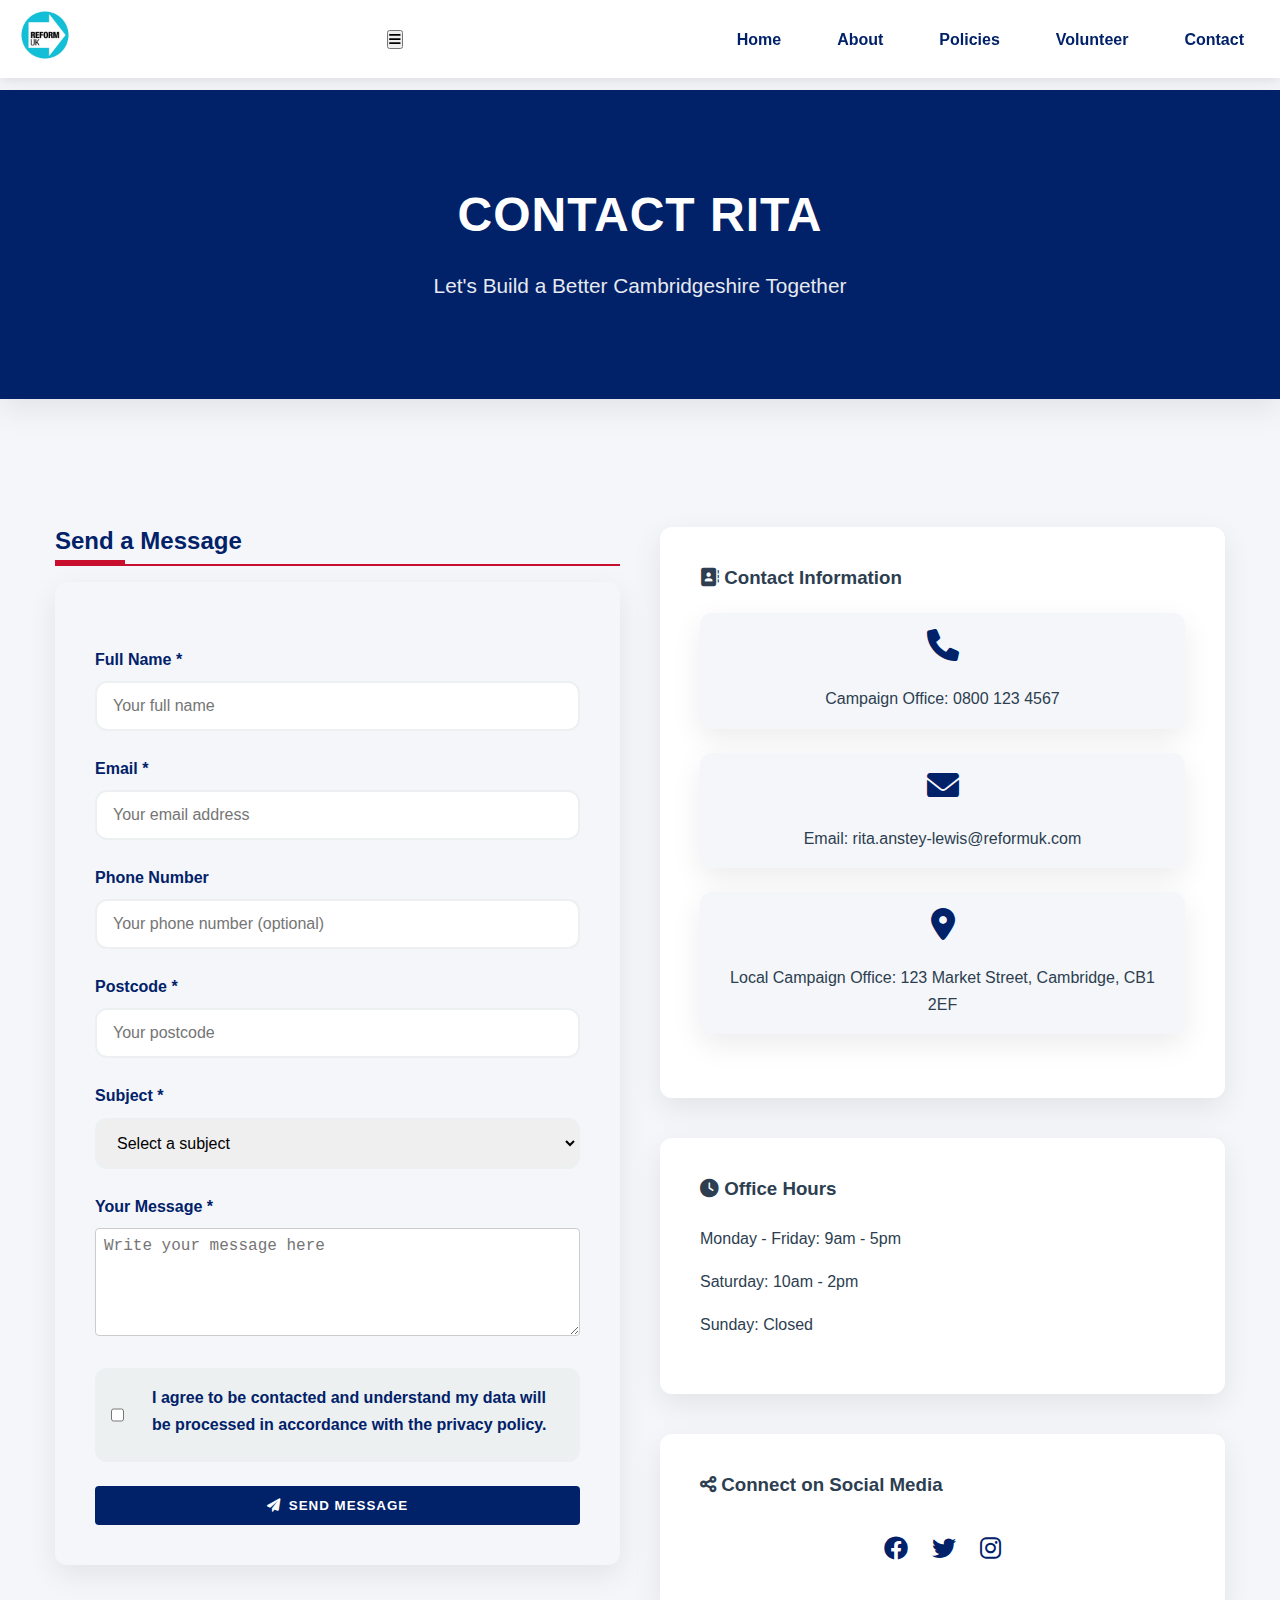
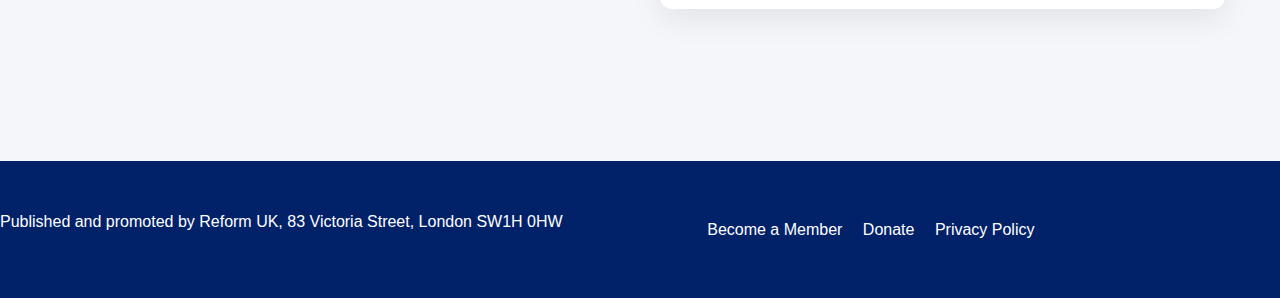
<file: contact.html>
<!DOCTYPE html>
<html lang="en">
<head>
    <meta charset="UTF-8">
    <meta name="viewport" content="width=device-width, initial-scale=1.0">
    <meta name="description" content="Contact Rita Anstey-Lewis - Get in touch with your Reform UK candidate for Cambridgeshire">
    <title>Contact | Rita Anstey-Lewis for Cambridgeshire</title>
    <link rel="stylesheet" href="css/styles.css">
    <link rel="stylesheet" href="https://cdnjs.cloudflare.com/ajax/libs/font-awesome/6.0.0/css/all.min.css">
</head>
<body>
<header>
    <div id="navbar-placeholder"></div>
</header>

<main>
    <section class="page-header">
        <div class="container">
            <h1>Contact Rita</h1>
            <p>Let's Build a Better Cambridgeshire Together</p>
        </div>
    </section>

    <section class="contact-section">
        <div class="container">
            <div class="contact-grid">
                <div class="contact-form-container">
                    <h2>Send a Message</h2>
                    <form id="contact-form" class="contact-form">
                        <div class="form-group">
                            <label for="fullName">Full Name *</label>
                            <input
                                    type="text"
                                    id="fullName"
                                    name="fullName"
                                    required
                                    placeholder="Your full name"
                            >
                        </div>

                        <div class="form-group">
                            <label for="email">Email *</label>
                            <input
                                    type="email"
                                    id="email"
                                    name="email"
                                    required
                                    placeholder="Your email address"
                            >
                        </div>

                        <div class="form-group">
                            <label for="phone">Phone Number</label>
                            <input
                                    type="tel"
                                    id="phone"
                                    name="phone"
                                    placeholder="Your phone number (optional)"
                            >
                        </div>

                        <div class="form-group">
                            <label for="postcode">Postcode *</label>
                            <input
                                    type="text"
                                    id="postcode"
                                    name="postcode"
                                    required
                                    placeholder="Your postcode"
                            >
                        </div>

                        <div class="form-group">
                            <label for="subject">Subject *</label>
                            <select id="subject" name="subject" required>
                                <option value="">Select a subject</option>
                                <option value="campaign">Campaign Inquiry</option>
                                <option value="volunteer">Volunteering</option>
                                <option value="support">Support Local Issues</option>
                                <option value="other">Other</option>
                            </select>
                        </div>

                        <div class="form-group">
                            <label for="message">Your Message *</label>
                            <textarea
                                    id="message"
                                    name="message"
                                    required
                                    placeholder="Write your message here"
                                    rows="5"
                            ></textarea>
                        </div>

                        <div class="form-group consent-checkbox">
                            <input
                                    type="checkbox"
                                    id="consent"
                                    name="consent"
                                    required
                            >
                            <label for="consent">
                                I agree to be contacted and understand my data will be processed in accordance with the privacy policy.
                            </label>
                        </div>

                        <button type="submit" class="submit-btn">
                            <i class="fas fa-paper-plane"></i> Send Message
                        </button>
                    </form>
                </div>

                <div class="contact-info-sidebar">
                    <div class="contact-methods">
                        <h3><i class="fas fa-address-book"></i> Contact Information</h3>
                        <div class="contact-method">
                            <i class="fas fa-phone"></i>
                            <span>Campaign Office: 0800 123 4567</span>
                        </div>
                        <div class="contact-method">
                            <i class="fas fa-envelope"></i>
                            <span>Email: rita.anstey-lewis@reformuk.com</span>
                        </div>
                        <div class="contact-method">
                            <i class="fas fa-map-marker-alt"></i>
                            <span>Local Campaign Office:
                                123 Market Street,
                                Cambridge,
                                CB1 2EF</span>
                        </div>
                    </div>

                    <div class="office-hours">
                        <h3><i class="fas fa-clock"></i> Office Hours</h3>
                        <p>Monday - Friday: 9am - 5pm</p>
                        <p>Saturday: 10am - 2pm</p>
                        <p>Sunday: Closed</p>
                    </div>

                    <div class="social-connect">
                        <h3><i class="fas fa-share-alt"></i> Connect on Social Media</h3>
                        <div class="social-links">
                            <a href="#" target="_blank"><i class="fab fa-facebook"></i></a>
                            <a href="#" target="_blank"><i class="fab fa-twitter"></i></a>
                            <a href="#" target="_blank"><i class="fab fa-instagram"></i></a>
                        </div>
                    </div>
                </div>
            </div>
        </div>
    </section>
</main>

<footer>
    <div class="footer-content">
        <p>Published and promoted by Reform UK, 83 Victoria Street, London SW1H 0HW</p>
        <div class="footer-links">
            <a href="https://www.reformparty.uk/join">Become a Member</a>
            <a href="https://www.reformparty.uk/donate-1">Donate</a>
            <a href="privacy-policy.html">Privacy Policy</a>
        </div>
        <div class="social-links">
            <a href="#" target="_blank"><i class="fab fa-facebook"></i></a>
            <a href="#" target="_blank"><i class="fab fa-twitter"></i></a>
            <a href="#" target="_blank"><i class="fab fa-instagram"></i></a>
        </div>
    </div>
</footer>

<script>
    // Load navbar
    fetch('navbar.html')
        .then(response => response.text())
        .then(data => {
            document.getElementById('navbar-placeholder').innerHTML = data;
        });

    // Form submission handling
    document.getElementById('contact-form').addEventListener('submit', function(e) {
        e.preventDefault();
        // Add your form submission logic here
        // You can use AJAX or fetch to send the data to your server
        alert('Thank you for your message! We will get back to you soon.');
    });
</script>
<script src="script.js"></script>
</body>
</html>
</file>
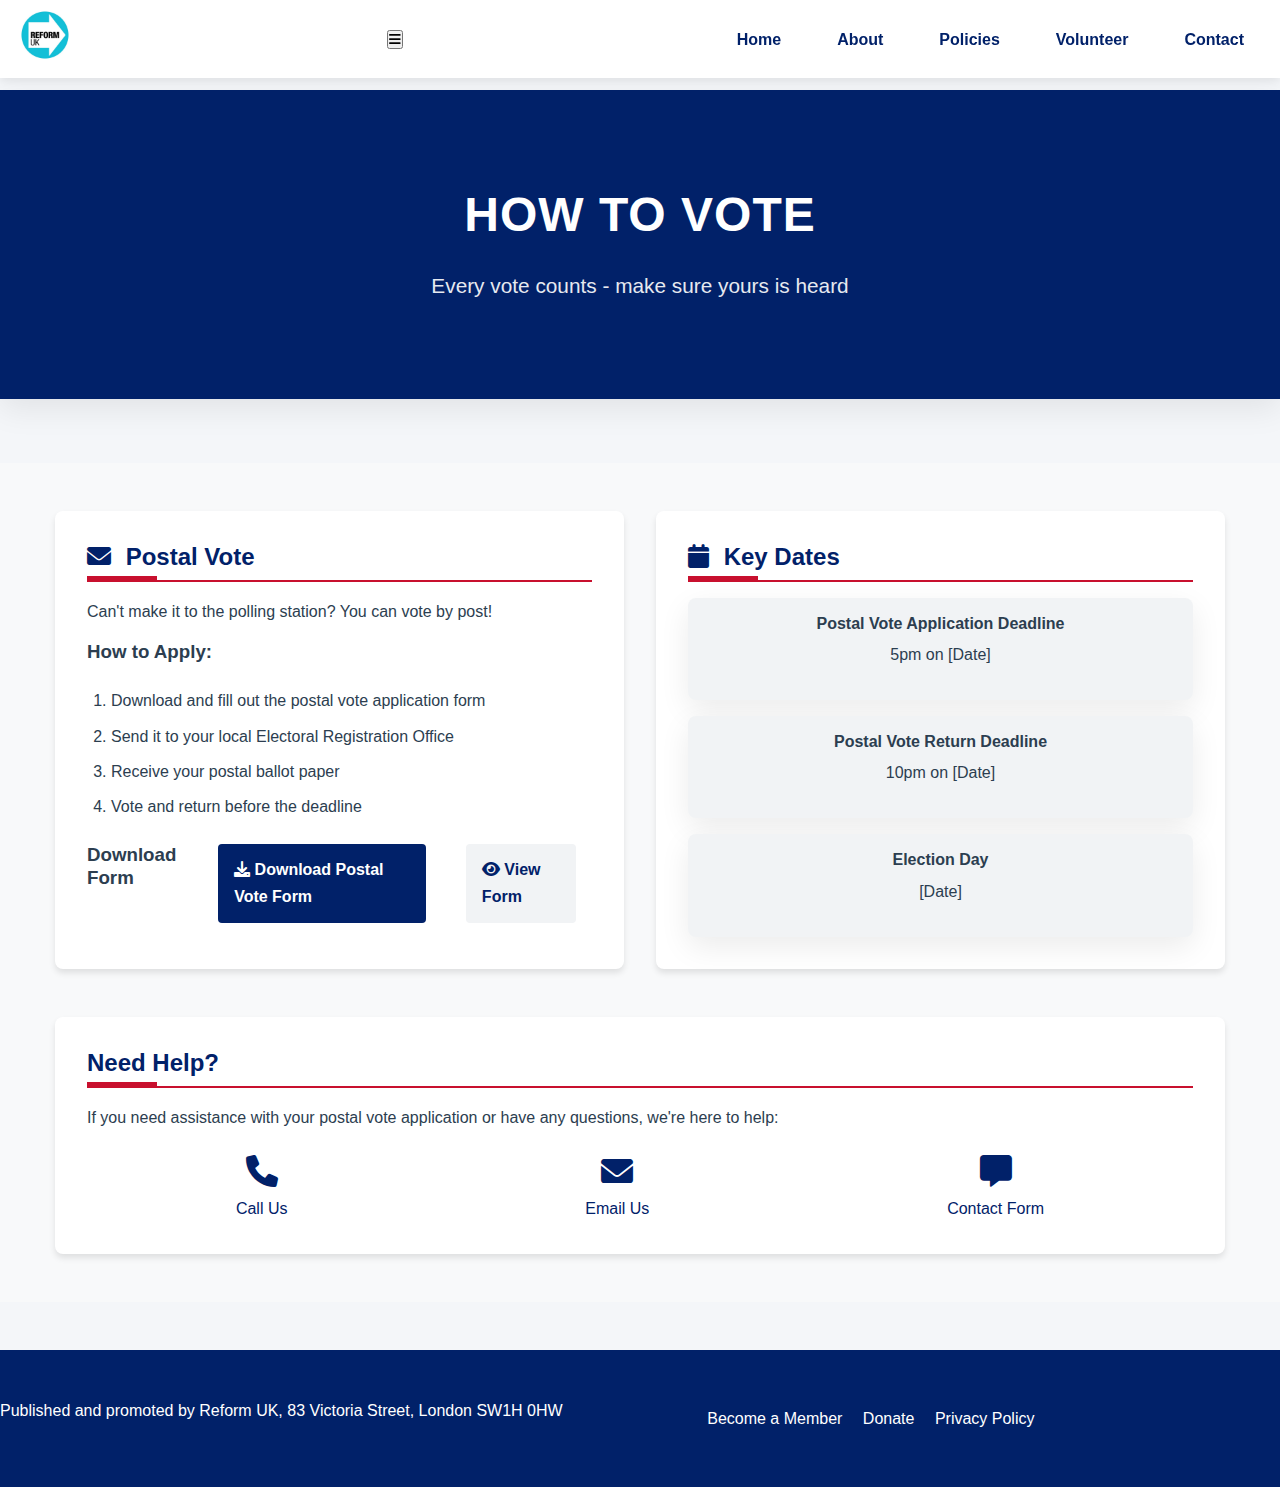
<file: how-to-vote.html>
<!DOCTYPE html>
<html lang="en">
<head>
    <meta charset="UTF-8">
    <meta name="viewport" content="width=device-width, initial-scale=1.0">
    <meta name="description" content="Learn how to vote for Rita Anstey-Lewis in Cambridgeshire. Information about postal voting and downloading necessary forms.">
    <title>How to Vote | Rita Anstey-Lewis for Cambridgeshire</title>
    <link rel="stylesheet" href="css/styles.css">
    <link rel="stylesheet" href="https://cdnjs.cloudflare.com/ajax/libs/font-awesome/6.0.0/css/all.min.css">
</head>
<body>
<header>
    <div id="navbar-placeholder"></div>
</header>

<main>
    <section class="page-header">
        <div class="container">
            <h1>How to Vote</h1>
            <p>Every vote counts - make sure yours is heard</p>
        </div>
    </section>

    <section class="voting-info">
        <div class="container">
            <div class="voting-grid">
                <div class="postal-vote-section">
                    <h2><i class="fas fa-envelope"></i> Postal Vote</h2>
                    <p>Can't make it to the polling station? You can vote by post!</p>

                    <h3>How to Apply:</h3>
                    <ol class="steps">
                        <li>Download and fill out the postal vote application form</li>
                        <li>Send it to your local Electoral Registration Office</li>
                        <li>Receive your postal ballot paper</li>
                        <li>Vote and return before the deadline</li>
                    </ol>

                    <div class="download-section">
                        <h3>Download Form</h3>
                        <a href="#" class="download-button">
                            <i class="fas fa-download"></i> Download Postal Vote Form
                        </a>
                        <a href="#" class="view-button">
                            <i class="fas fa-eye"></i> View Form
                        </a>
                    </div>
                </div>

                <div class="key-dates-section">
                    <h2><i class="fas fa-calendar"></i> Key Dates</h2>
                    <div class="date-items">
                        <div class="date-item">
                            <h3>Postal Vote Application Deadline</h3>
                            <p>5pm on [Date]</p>
                        </div>
                        <div class="date-item">
                            <h3>Postal Vote Return Deadline</h3>
                            <p>10pm on [Date]</p>
                        </div>
                        <div class="date-item">
                            <h3>Election Day</h3>
                            <p>[Date]</p>
                        </div>
                    </div>
                </div>
            </div>

            <div class="help-section">
                <h2>Need Help?</h2>
                <p>If you need assistance with your postal vote application or have any questions, we're here to help:</p>
                <div class="contact-options">
                    <a href="tel:YOUR_PHONE" class="contact-option">
                        <i class="fas fa-phone"></i>
                        <span>Call Us</span>
                    </a>
                    <a href="mailto:YOUR_EMAIL" class="contact-option">
                        <i class="fas fa-envelope"></i>
                        <span>Email Us</span>
                    </a>
                    <a href="contact.html" class="contact-option">
                        <i class="fas fa-message"></i>
                        <span>Contact Form</span>
                    </a>
                </div>
            </div>
        </div>
    </section>
</main>

<footer>
    <div class="footer-content">
        <p>Published and promoted by Reform UK, 83 Victoria Street, London SW1H 0HW</p>
        <div class="footer-links">
            <a href="https://www.reformparty.uk/join">Become a Member</a>
            <a href="https://www.reformparty.uk/donate-1">Donate</a>
            <a href="privacy-policy.html">Privacy Policy</a>
        </div>
        <div class="social-links">
            <a href="#" target="_blank"><i class="fab fa-facebook"></i></a>
            <a href="#" target="_blank"><i class="fab fa-twitter"></i></a>
            <a href="#" target="_blank"><i class="fab fa-instagram"></i></a>
        </div>
    </div>
</footer>

<script>
    // Load navbar
    fetch('navbar.html')
        .then(response => response.text())
        .then(data => {
            document.getElementById('navbar-placeholder').innerHTML = data;
        });
</script>
<script src="script.js"></script>
</body>
</html>
</file>
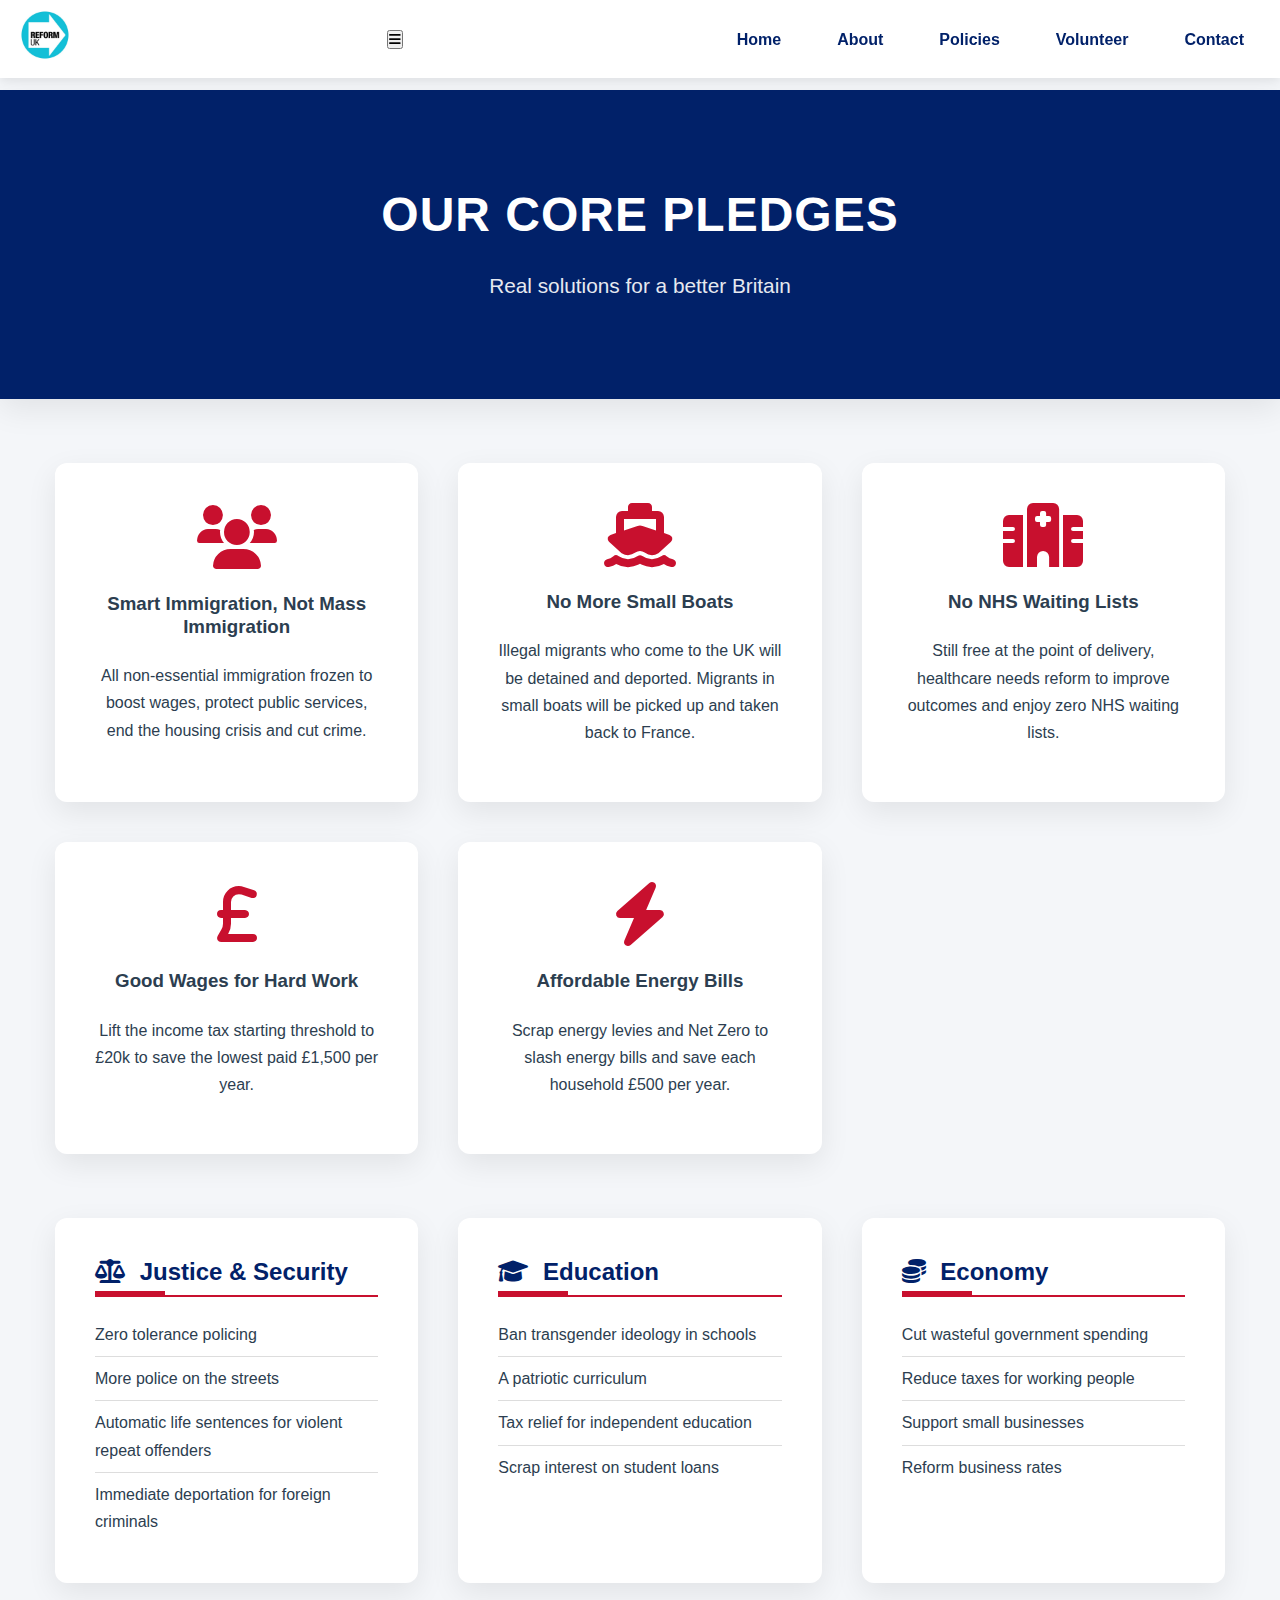
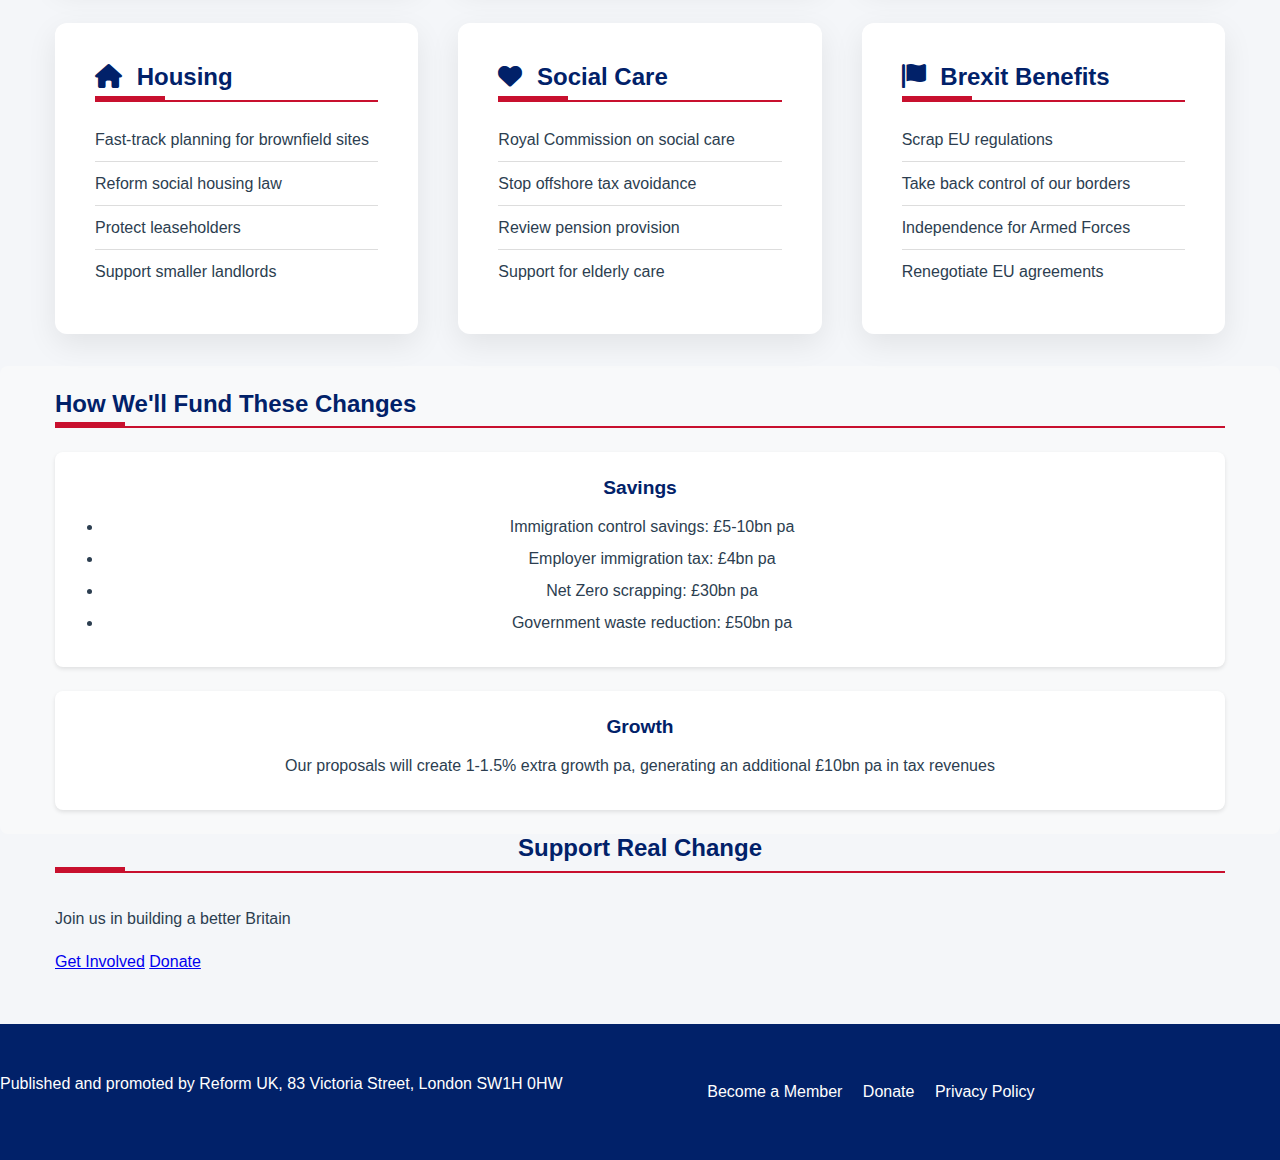
<file: policies.html>
<!DOCTYPE html>
<html lang="en">
<head>
    <meta charset="UTF-8">
    <meta name="viewport" content="width=device-width, initial-scale=1.0">
    <meta name="description" content="Reform UK's key policies and pledges for a better Britain. Learn about our vision for immigration, NHS, economy, and more.">
    <title>Our Policies | Reform UK</title>
    <link rel="stylesheet" href="css/styles.css">
    <link rel="stylesheet" href="https://cdnjs.cloudflare.com/ajax/libs/font-awesome/6.0.0/css/all.min.css">
</head>
<body>
<header>
    <div id="navbar-placeholder"></div>
</header>

<main>
    <section class="page-header">
        <div class="container">
            <h1>Our Core Pledges</h1>
            <p>Real solutions for a better Britain</p>
        </div>
    </section>

    <section class="core-pledges">
        <div class="container">
            <div class="pledge-cards">
                <div class="pledge-card">
                    <i class="fas fa-users"></i>
                    <h3>Smart Immigration, Not Mass Immigration</h3>
                    <p>All non-essential immigration frozen to boost wages, protect public services, end the housing crisis and cut crime.</p>
                </div>

                <div class="pledge-card">
                    <i class="fas fa-ship"></i>
                    <h3>No More Small Boats</h3>
                    <p>Illegal migrants who come to the UK will be detained and deported. Migrants in small boats will be picked up and taken back to France.</p>
                </div>

                <div class="pledge-card">
                    <i class="fas fa-hospital"></i>
                    <h3>No NHS Waiting Lists</h3>
                    <p>Still free at the point of delivery, healthcare needs reform to improve outcomes and enjoy zero NHS waiting lists.</p>
                </div>

                <div class="pledge-card">
                    <i class="fas fa-pound-sign"></i>
                    <h3>Good Wages for Hard Work</h3>
                    <p>Lift the income tax starting threshold to £20k to save the lowest paid £1,500 per year.</p>
                </div>

                <div class="pledge-card">
                    <i class="fas fa-bolt"></i>
                    <h3>Affordable Energy Bills</h3>
                    <p>Scrap energy levies and Net Zero to slash energy bills and save each household £500 per year.</p>
                </div>
            </div>
        </div>
    </section>

    <section class="detailed-policies">
        <div class="container">
            <div class="policy-grid">
                <div class="policy-area">
                    <h2><i class="fas fa-scale-balanced"></i> Justice & Security</h2>
                    <ul>
                        <li>Zero tolerance policing</li>
                        <li>More police on the streets</li>
                        <li>Automatic life sentences for violent repeat offenders</li>
                        <li>Immediate deportation for foreign criminals</li>
                    </ul>
                </div>

                <div class="policy-area">
                    <h2><i class="fas fa-graduation-cap"></i> Education</h2>
                    <ul>
                        <li>Ban transgender ideology in schools</li>
                        <li>A patriotic curriculum</li>
                        <li>Tax relief for independent education</li>
                        <li>Scrap interest on student loans</li>
                    </ul>
                </div>

                <div class="policy-area">
                    <h2><i class="fas fa-coins"></i> Economy</h2>
                    <ul>
                        <li>Cut wasteful government spending</li>
                        <li>Reduce taxes for working people</li>
                        <li>Support small businesses</li>
                        <li>Reform business rates</li>
                    </ul>
                </div>

                <div class="policy-area">
                    <h2><i class="fas fa-home"></i> Housing</h2>
                    <ul>
                        <li>Fast-track planning for brownfield sites</li>
                        <li>Reform social housing law</li>
                        <li>Protect leaseholders</li>
                        <li>Support smaller landlords</li>
                    </ul>
                </div>

                <div class="policy-area">
                    <h2><i class="fas fa-heart"></i> Social Care</h2>
                    <ul>
                        <li>Royal Commission on social care</li>
                        <li>Stop offshore tax avoidance</li>
                        <li>Review pension provision</li>
                        <li>Support for elderly care</li>
                    </ul>
                </div>

                <div class="policy-area">
                    <h2><i class="fas fa-flag"></i> Brexit Benefits</h2>
                    <ul>
                        <li>Scrap EU regulations</li>
                        <li>Take back control of our borders</li>
                        <li>Independence for Armed Forces</li>
                        <li>Renegotiate EU agreements</li>
                    </ul>
                </div>
            </div>
        </div>
    </section>

    <section class="funding-info">
        <div class="container">
            <h2>How We'll Fund These Changes</h2>
            <div class="funding-grid">
                <div class="funding-item">
                    <h3>Savings</h3>
                    <ul>
                        <li>Immigration control savings: £5-10bn pa</li>
                        <li>Employer immigration tax: £4bn pa</li>
                        <li>Net Zero scrapping: £30bn pa</li>
                        <li>Government waste reduction: £50bn pa</li>
                    </ul>
                </div>
                <div class="funding-item">
                    <h3>Growth</h3>
                    <p>Our proposals will create 1-1.5% extra growth pa, generating an additional £10bn pa in tax revenues</p>
                </div>
            </div>
        </div>
    </section>

    <section class="cta-section">
        <div class="container">
            <h2>Support Real Change</h2>
            <p>Join us in building a better Britain</p>
            <div class="cta-buttons">
                <a href="volunteer.html" class="cta-btn">Get Involved</a>
                <a href="https://www.reformparty.uk/donate-1" class="cta-btn" target="_blank">Donate</a>
            </div>
        </div>
    </section>
</main>

<footer>
    <div class="footer-content">
        <p>Published and promoted by Reform UK, 83 Victoria Street, London SW1H 0HW</p>
        <div class="footer-links">
            <a href="https://www.reformparty.uk/join">Become a Member</a>
            <a href="https://www.reformparty.uk/donate-1">Donate</a>
            <a href="privacy-policy.html">Privacy Policy</a>
        </div>
        <div class="social-links">
            <a href="#" target="_blank"><i class="fab fa-facebook"></i></a>
            <a href="#" target="_blank"><i class="fab fa-twitter"></i></a>
            <a href="#" target="_blank"><i class="fab fa-instagram"></i></a>
        </div>
    </div>
</footer>

<script>
    // Load navbar
    fetch('navbar.html')
        .then(response => response.text())
        .then(data => {
            document.getElementById('navbar-placeholder').innerHTML = data;
        });
</script>
<script src="script.js"></script>
</body>
</html>
</file>
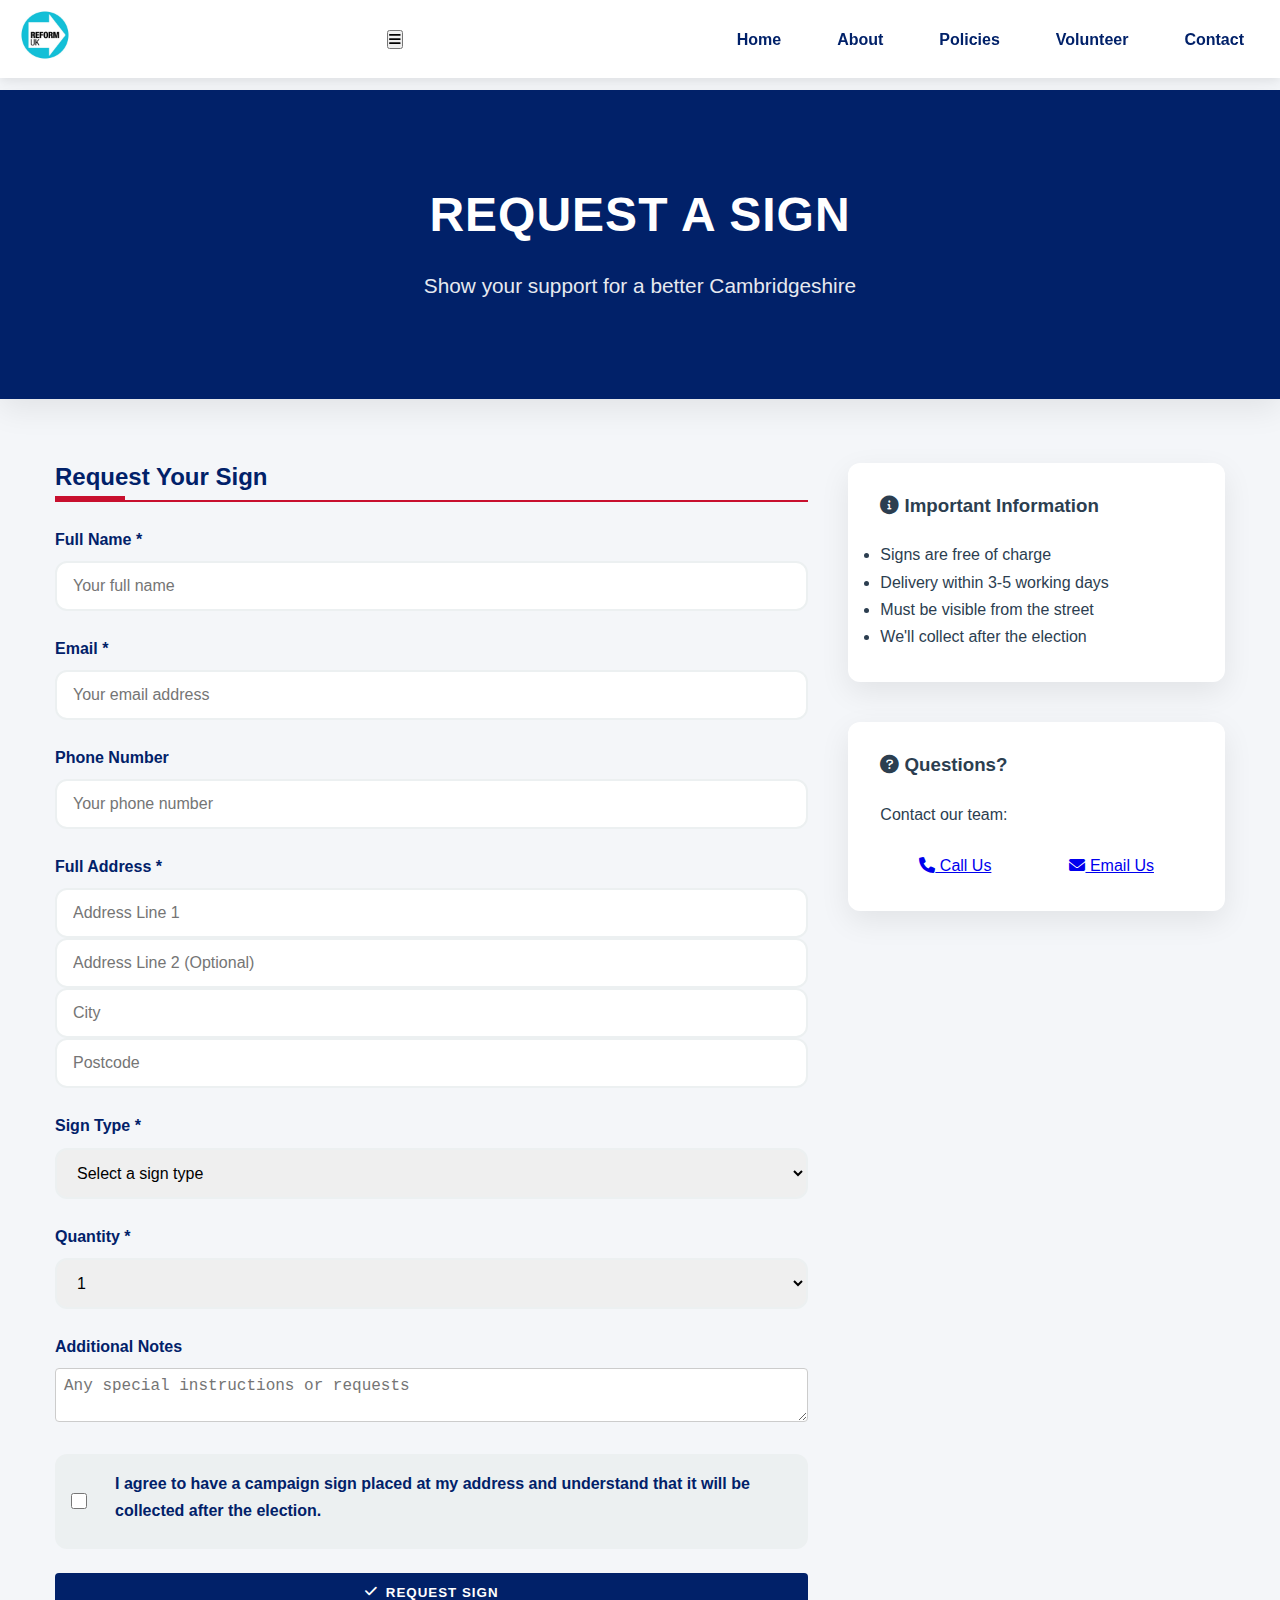
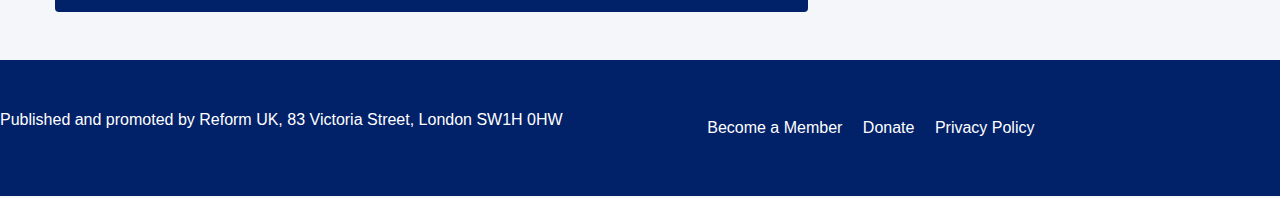
<file: request-sign.html>
<!DOCTYPE html>
<html lang="en">
<head>
    <meta charset="UTF-8">
    <meta name="viewport" content="width=device-width, initial-scale=1.0">
    <meta name="description" content="Request a campaign sign to support Rita Anstey-Lewis in Cambridgeshire. Show your support for Reform UK.">
    <title>Request a Sign | Rita Anstey-Lewis for Cambridgeshire</title>
    <link rel="stylesheet" href="css/styles.css">
    <link rel="stylesheet" href="https://cdnjs.cloudflare.com/ajax/libs/font-awesome/6.0.0/css/all.min.css">
</head>
<body>
<header>
    <div id="navbar-placeholder"></div>
</header>

<main>
    <section class="page-header">
        <div class="container">
            <h1>Request a Sign</h1>
            <p>Show your support for a better Cambridgeshire</p>
        </div>
    </section>

    <section class="sign-request-section">
        <div class="container">
            <div class="request-grid">
                <div class="form-container">
                    <h2>Request Your Sign</h2>
                    <form id="sign-request-form" class="request-form">
                        <div class="form-group">
                            <label for="fullName">Full Name *</label>
                            <input
                                    type="text"
                                    id="fullName"
                                    name="fullName"
                                    required
                                    placeholder="Your full name"
                            >
                        </div>

                        <div class="form-group">
                            <label for="email">Email *</label>
                            <input
                                    type="email"
                                    id="email"
                                    name="email"
                                    required
                                    placeholder="Your email address"
                            >
                        </div>

                        <div class="form-group">
                            <label for="phone">Phone Number</label>
                            <input
                                    type="tel"
                                    id="phone"
                                    name="phone"
                                    placeholder="Your phone number"
                            >
                        </div>

                        <div class="form-group">
                            <label for="address">Full Address *</label>
                            <input
                                    type="text"
                                    id="addressLine1"
                                    name="addressLine1"
                                    required
                                    placeholder="Address Line 1"
                            >
                            <input
                                    type="text"
                                    id="addressLine2"
                                    name="addressLine2"
                                    placeholder="Address Line 2 (Optional)"
                            >
                            <input
                                    type="text"
                                    id="city"
                                    name="city"
                                    required
                                    placeholder="City"
                            >
                            <input
                                    type="text"
                                    id="postcode"
                                    name="postcode"
                                    required
                                    placeholder="Postcode"
                            >
                        </div>

                        <div class="form-group">
                            <label for="signType">Sign Type *</label>
                            <select id="signType" name="signType" required>
                                <option value="">Select a sign type</option>
                                <option value="lawn">Lawn Sign</option>
                                <option value="window">Window Sign</option>
                                <option value="both">Both</option>
                            </select>
                        </div>

                        <div class="form-group">
                            <label for="quantity">Quantity *</label>
                            <select id="quantity" name="quantity" required>
                                <option value="1">1</option>
                                <option value="2">2</option>
                                <option value="3">3</option>
                                <option value="4">4</option>
                                <option value="5">5</option>
                            </select>
                        </div>

                        <div class="form-group">
                            <label for="notes">Additional Notes</label>
                            <textarea
                                    id="notes"
                                    name="notes"
                                    placeholder="Any special instructions or requests"
                            ></textarea>
                        </div>

                        <div class="form-group consent-checkbox">
                            <input
                                    type="checkbox"
                                    id="consent"
                                    name="consent"
                                    required
                            >
                            <label for="consent">
                                I agree to have a campaign sign placed at my address and understand that it will be collected after the election.
                            </label>
                        </div>

                        <button type="submit" class="submit-btn">
                            <i class="fas fa-check"></i> Request Sign
                        </button>
                    </form>
                </div>

                <div class="info-sidebar">
                    <div class="info-card">
                        <h3><i class="fas fa-info-circle"></i> Important Information</h3>
                        <ul>
                            <li>Signs are free of charge</li>
                            <li>Delivery within 3-5 working days</li>
                            <li>Must be visible from the street</li>
                            <li>We'll collect after the election</li>
                        </ul>
                    </div>

                    <div class="info-card">
                        <h3><i class="fas fa-question-circle"></i> Questions?</h3>
                        <p>Contact our team:</p>
                        <div class="contact-options">
                            <a href="tel:YOUR_PHONE" class="contact-link">
                                <i class="fas fa-phone"></i> Call Us
                            </a>
                            <a href="mailto:YOUR_EMAIL" class="contact-link">
                                <i class="fas fa-envelope"></i> Email Us
                            </a>
                        </div>
                    </div>
                </div>
            </div>
        </div>
    </section>
</main>

<footer>
    <div class="footer-content">
        <p>Published and promoted by Reform UK, 83 Victoria Street, London SW1H 0HW</p>
        <div class="footer-links">
            <a href="https://www.reformparty.uk/join">Become a Member</a>
            <a href="https://www.reformparty.uk/donate-1">Donate</a>
            <a href="privacy-policy.html">Privacy Policy</a>
        </div>
        <div class="social-links">
            <a href="#" target="_blank"><i class="fab fa-facebook"></i></a>
            <a href="#" target="_blank"><i class="fab fa-twitter"></i></a>
            <a href="#" target="_blank"><i class="fab fa-instagram"></i></a>
        </div>
    </div>
</footer>

<script>
    // Load navbar
    fetch('navbar.html')
        .then(response => response.text())
        .then(data => {
            document.getElementById('navbar-placeholder').innerHTML = data;
        });

    // Form validation and submission
    document.getElementById('sign-request-form').addEventListener('submit', function(e) {
        e.preventDefault();
        // Add your form submission logic here
        // You can use AJAX or fetch to send the data to your server
        alert('Thank you for your request! We will deliver your sign soon.');
    });
</script>
<script src="script.js"></script>
</body>
</html>
</file>
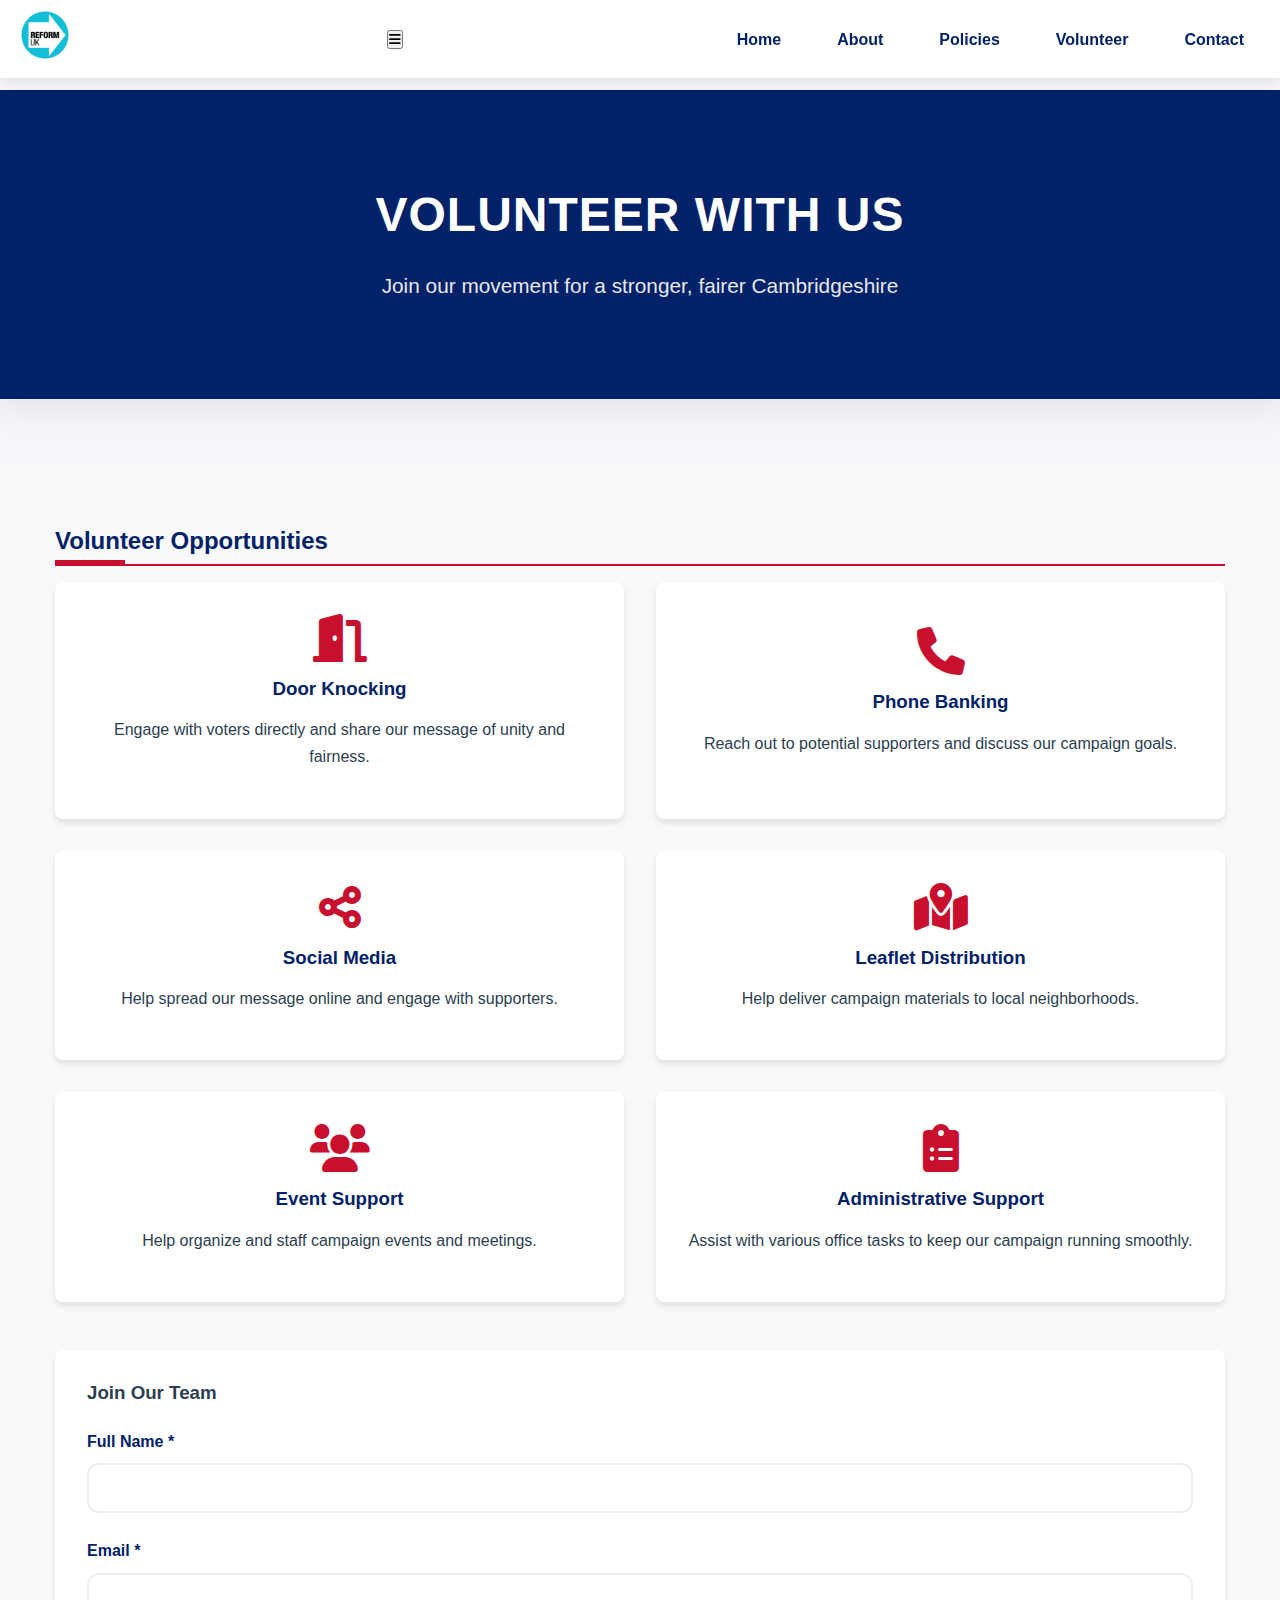
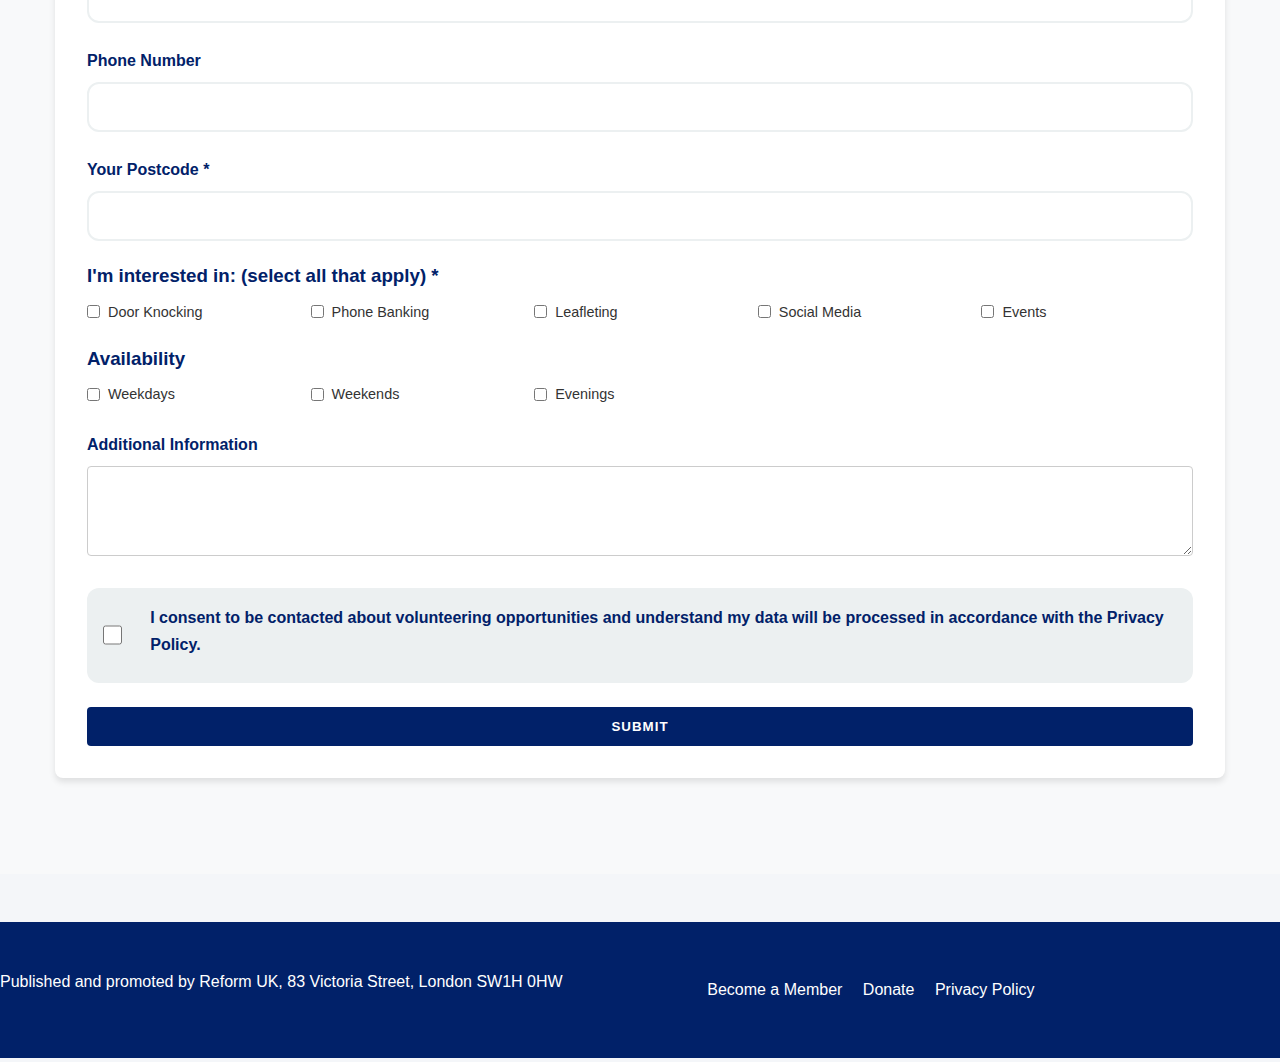
<file: volunteer.html>
<!DOCTYPE html>
<html lang="en">
<head>
    <meta charset="UTF-8">
    <meta name="viewport" content="width=device-width, initial-scale=1.0">
    <meta name="description" content="Volunteer opportunities with Rita Anstey-Lewis for Cambridgeshire. Join our campaign and make a difference in your community.">
    <title>Volunteer | Rita Anstey-Lewis for Cambridgeshire</title>
    <link rel="stylesheet" href="css/styles.css">
    <link rel="stylesheet" href="https://cdnjs.cloudflare.com/ajax/libs/font-awesome/6.0.0/css/all.min.css">
</head>
<body>
<header>
    <div id="navbar-placeholder"></div>
</header>

<main>
    <section class="page-header">
        <div class="container">
            <h1>Volunteer with Us</h1>
            <p>Join our movement for a stronger, fairer Cambridgeshire</p>
        </div>
    </section>

    <section class="volunteer-section">
        <div class="container">
            <h2>Volunteer Opportunities</h2>
            <div class="opportunity-grid">
                <div class="opportunity-card">
                    <i class="fas fa-door-open"></i>
                    <h3>Door Knocking</h3>
                    <p>Engage with voters directly and share our message of unity and fairness.</p>
                </div>
                <div class="opportunity-card">
                    <i class="fas fa-phone"></i>
                    <h3>Phone Banking</h3>
                    <p>Reach out to potential supporters and discuss our campaign goals.</p>
                </div>
                <div class="opportunity-card">
                    <i class="fas fa-share-alt"></i>
                    <h3>Social Media</h3>
                    <p>Help spread our message online and engage with supporters.</p>
                </div>
                <div class="opportunity-card">
                    <i class="fas fa-map-marked-alt"></i>
                    <h3>Leaflet Distribution</h3>
                    <p>Help deliver campaign materials to local neighborhoods.</p>
                </div>
                <div class="opportunity-card">
                    <i class="fas fa-users"></i>
                    <h3>Event Support</h3>
                    <p>Help organize and staff campaign events and meetings.</p>
                </div>
                <div class="opportunity-card">
                    <i class="fas fa-clipboard-list"></i>
                    <h3>Administrative Support</h3>
                    <p>Assist with various office tasks to keep our campaign running smoothly.</p>
                </div>
            </div>

            <div class="volunteer-form">
                <h3>Join Our Team</h3>
                <form id="volunteer-form">
                    <div class="form-group">
                        <label for="fullName">Full Name *</label>
                        <input type="text" id="fullName" name="fullName" required>
                    </div>

                    <div class="form-group">
                        <label for="email">Email *</label>
                        <input type="email" id="email" name="email" required>
                    </div>

                    <div class="form-group">
                        <label for="phone">Phone Number</label>
                        <input type="tel" id="phone" name="phone">
                    </div>

                    <div class="form-group">
                        <label for="postcode">Your Postcode *</label>
                        <input type="text" id="postcode" name="postcode" required>
                    </div>

                    <div class="volunteer-interests">
                        <h3>I'm interested in: (select all that apply) *</h3>
                        <div class="checkbox-grid">
                            <label class="checkbox-item"><input type="checkbox" name="interests" value="Door Knocking"> Door Knocking</label>
                            <label class="checkbox-item"><input type="checkbox" name="interests" value="Phone Banking"> Phone Banking</label>
                            <label class="checkbox-item"><input type="checkbox" name="interests" value="Leafleting"> Leafleting</label>
                            <label class="checkbox-item"><input type="checkbox" name="interests" value="Social Media"> Social Media</label>
                            <label class="checkbox-item"><input type="checkbox" name="interests" value="Events"> Events</label>
                        </div>

                        <h3>Availability</h3>
                        <div class="checkbox-grid">
                            <label class="checkbox-item"><input type="checkbox" name="availability" value="Weekdays"> Weekdays</label>
                            <label class="checkbox-item"><input type="checkbox" name="availability" value="Weekends"> Weekends</label>
                            <label class="checkbox-item"><input type="checkbox" name="availability" value="Evenings"> Evenings</label>
                        </div>
                    </div>

                    <div class="form-group">
                        <label for="additionalInfo">Additional Information</label>
                        <textarea id="additionalInfo" name="additionalInfo" rows="4"></textarea>
                    </div>

                    <div class="form-group consent-checkbox">
                        <input type="checkbox" id="consent" name="consent" required>
                        <label for="consent">I consent to be contacted about volunteering opportunities and understand my data will be processed in accordance with the Privacy Policy.</label>
                    </div>

                    <button type="submit" class="submit-btn">Submit</button>
                </form>
            </div>
        </div>
    </section>
</main>

<footer>
    <div class="footer-content">
        <p>Published and promoted by Reform UK, 83 Victoria Street, London SW1H 0HW</p>
        <div class="footer-links">
            <a href="https://www.reformparty.uk/join">Become a Member</a>
            <a href="https://www.reformparty.uk/donate-1">Donate</a>
            <a href="privacy-policy.html">Privacy Policy</a>
        </div>
        <div class="social-links">
            <a href="#" target="_blank"><i class="fab fa-facebook"></i></a>
            <a href="#" target="_blank"><i class="fab fa-twitter"></i></a>
            <a href="#" target="_blank"><i class="fab fa-instagram"></i></a>
        </div>
    </div>
</footer>

<script>
    // Load navbar
    fetch('navbar.html')
        .then(response => response.text())
        .then(data => {
            document.getElementById('navbar-placeholder').innerHTML = data;
        });

    // Form submission handling
    document.getElementById('volunteer-form').addEventListener('submit', function(e) {
        e.preventDefault();
        // Add your form submission logic here
        alert('Thank you for volunteering! We will be in touch soon.');
    });
</script>
</body>
</html>
</file>
<file: css/styles.css>
/* Variables */
:root {
    --uk-red: #C8102E;
    --uk-blue: #012169;
    --uk-white: #FFFFFF;
    --text-dark: #2C3E50;
    --text-light: #34495E;
    --background-light: #F4F6F9;
    --background-grey: #ECF0F1;
    --transition-speed: 0.3s;
    --border-radius: 12px;
    --box-shadow: 0 10px 30px rgba(0,0,0,0.08);
}

/* Reset & Base Styles */
* {
    margin: 0;
    padding: 0;
    box-sizing: border-box;
}

html {
    scroll-behavior: smooth;
}

body {
    font-family: 'Inter', 'Segoe UI', Tahoma, Geneva, Verdana, sans-serif;
    line-height: 1.7;
    color: var(--text-dark);
    background-color: var(--background-light);
    padding-top: 90px;
}

/* Accessibility & Scrollbar */
*:focus {
    outline: 3px solid var(--uk-blue);
    outline-offset: 2px;
}

/* Typography */
h1, h2, h3, h4, h5, h6 {
    margin-bottom: 1.5rem;
    line-height: 1.2;
    font-weight: 600;
}

h1 {
    font-size: 2.5rem;
    color: var(--uk-blue);
    text-transform: uppercase;
    letter-spacing: 1px;
}

h2 {
    font-size: 2rem;
    color: var(--uk-blue);
    border-bottom: 2px solid var(--uk-red);
    position: relative;
    padding-bottom: 1rem;
}

p {
    margin-bottom: 1rem;
}

/* Container & Layout */
.container {
    width: 100%;
    max-width: 1200px;
    margin: 0 auto;
    padding: 0 15px;
}

/* Navigation */
.navbar {
    background: var(--uk-white);
    position: fixed;
    width: 100%;
    top: 0;
    z-index: 1000;
    padding: 1rem 2rem;
    display: flex;
    justify-content: space-between;
    align-items: center;
    box-shadow: 0 2px 10px rgba(0,0,0,0.1);
}

.logo img {
    height: 50px;
    transition: transform var(--transition-speed);
}

.logo img:hover {
    transform: scale(1.05);
}

.nav-links {
    display: flex;
    list-style: none;
    gap: 1.5rem;
}

.nav-links a {
    color: var(--uk-blue);
    text-decoration: none;
    font-weight: 600;
    padding: 0.5rem 1rem;
    border-radius: var(--border-radius);
    transition: all var(--transition-speed);
}

.nav-links a:hover {
    background-color: rgba(1, 33, 105, 0.1);
    color: var(--uk-red);
}

.donate-btn {
    background: var(--uk-red);
    color: var(--uk-white);
    padding: 0.75rem 1.5rem;
    border-radius: var(--border-radius);
    text-decoration: none;
    font-weight: bold;
    transition: all var(--transition-speed);
    box-shadow: 0 2px 5px rgba(0,0,0,0.2);
}

.donate-btn:hover {
    background: #960c22;
    transform: translateY(-2px);
    box-shadow: 0 4px 10px rgba(0,0,0,0.2);
}

/* Mobile Menu */
.mobile-menu {
    display: none;
    background: none;
    border: none;
    cursor: pointer;
}

.mobile-menu span {
    display: block;
    width: 25px;
    height: 3px;
    background: var(--uk-blue);
    margin: 5px 0;
    transition: all var(--transition-speed);
}

/* Page Header */
.page-header {
    background: var(--uk-blue);
    color: var(--uk-white);
    padding: 6rem 0;
    text-align: center;
    margin-bottom: 4rem;
    box-shadow: var(--box-shadow);
}

.page-header h1 {
    color: var(--uk-white);
    margin-bottom: 1.5rem;
    font-size: 3rem;
}

.page-header p {
    font-size: 1.3rem;
    max-width: 800px;
    margin: 0 auto;
    opacity: 0.9;
}


/* Hero Section */
.hero {
    height: 80vh;
    background: linear-gradient(rgba(0,0,0,0.6), rgba(0,0,0,0.6)),
    url('assets/flag.jpg');
    background-repeat: no-repeat;
    display: flex;
    align-items: center;
    justify-content: center;
    text-align: center;
    color: var(--uk-white);
    background-size: 100% 100%;

}

.hero-content {
    max-width: 800px;
    padding: 2rem;
    background: rgba(0,0,0,0.5);
    border-radius: var(--border-radius);
}

.hero h1 {
    color: var(--uk-white);
    margin-bottom: 1rem;
}

.quote {
    font-style: italic;
    font-size: 1.5rem;
    margin-top: 1rem;
    color: var(--uk-white);
    opacity: 0.9;
}

/* Form Styles */
.contact-form,
.volunteer-form,
.sign-request-form {
    background: var(--background-light);
    padding: 2rem;
    border-radius: var(--border-radius);
    box-shadow: 0 4px 15px rgba(0,0,0,0.1);
}

.form-group {
    margin-bottom: 1.5rem;
}

.form-group label {
    display: block;
    margin-bottom: 0.5rem;
    font-weight: 600;
    color: var(--uk-blue);
}

.form-group input,
.form-group textarea,
.form-group select {
    width: 100%;
    padding: 0.75rem;
    border: 1px solid #ddd;
    border-radius: var(--border-radius);
    transition: all var(--transition-speed);
}

.form-group input:focus,
.form-group textarea:focus,
.form-group select:focus {
    border-color: var(--uk-blue);
    box-shadow: 0 0 0 3px rgba(1, 33, 105, 0.1);
    outline: none;
}

.submit-btn {
    background: var(--uk-blue);
    color: var(--uk-white);
    padding: 0.75rem 1.5rem;
    border: none;
    border-radius: var(--border-radius);
    cursor: pointer;
    transition: all var(--transition-speed);
    font-weight: bold;
    display: flex;
    align-items: center;
    justify-content: center;
    gap: 0.5rem;
    width: 100%;
}

.submit-btn:hover {
    background: var(--uk-red);
    transform: translateY(-2px);
    box-shadow: 0 4px 10px rgba(0,0,0,0.2);
}

/* Checkbox & Consent Styles */
.consent-checkbox {
    display: flex;
    align-items: center;
    gap: 0.75rem;
    margin-bottom: 1.5rem;
}

.consent-checkbox input[type="checkbox"] {
    width: auto;
    margin-right: 0.5rem;
}

/* Grid Layouts */
.about-grid,
.contact-grid,
.volunteer-grid,
.sign-request-grid,
.voting-grid {
    display: grid;
    grid-template-columns: 1fr 1fr;
    gap: 2rem;
}

/* Cards & Sections */
.pledge-card,
.opportunity-card,
.vision-point,
.action-item,
.contact-method,
.date-item,
.funding-item {
    background: var(--uk-white);
    border-radius: var(--border-radius);
    padding: 1.5rem;
    box-shadow: 0 4px 15px rgba(0,0,0,0.1);
    transition: all var(--transition-speed);
    text-align: center;
}

.pledge-card:hover,
.opportunity-card:hover,
.vision-point:hover,
.action-item:hover,
.contact-method:hover,
.date-item:hover,
.funding-item:hover {
    transform: translateY(-5px);
    box-shadow: 0 6px 20px rgba(0,0,0,0.15);
}

.pledge-card i,
.opportunity-card i,
.vision-point i,
.action-item i {
    font-size: 2.5rem;
    color: var(--uk-red);
    margin-bottom: 1rem;
}

/* Social Media Links */
.social-links {
    display: flex;
    gap: 1.5rem;
    justify-content: center;
    margin-top: 2rem;
}

.social-links a {
    color: var(--uk-blue);
    font-size: 1.5rem;
    transition: all var(--transition-speed);
    text-decoration: none;
}

.social-links a:hover {
    color: var(--uk-red);
    transform: scale(1.2);
}

/* Footer */
footer {
    background: var(--uk-blue);
    color: var(--uk-white);
    padding: 2rem 0;
    margin-top: 3rem;
}

.footer-content {
    display: flex;
    justify-content: space-between;
    align-items: center;
    flex-wrap: wrap;
    gap: 1rem;
}

.footer-links a {
    color: var(--uk-white);
    text-decoration: none;
    margin-left: 1rem;
    transition: color var(--transition-speed);
}

.footer-links a:hover {
    color: var(--uk-red);
}

/* Policy & Pledge Specific Styles */
.policy-grid {
    display: grid;
    grid-template-columns: repeat(2, 1fr);
    gap: 1.5rem;
}

.policy-area {
    background: var(--background-light);
    padding: 1.5rem;
    border-radius: var(--border-radius);
}

.policy-area h2 {
    border-bottom: 2px solid var(--uk-red);
    padding-bottom: 0.5rem;
    margin-bottom: 1rem;
}

.policy-area ul {
    list-style-type: none;
}

.policy-area li {
    padding: 0.5rem 0;
    border-bottom: 1px solid #ddd;
}

.policy-area li:last-child {
    border-bottom: none;
}

/* Responsive Design */
@media (max-width: 768px) {
    .navbar {
        flex-wrap: wrap;
    }

    .mobile-menu {
        display: block;
        order: 2;
    }

    .nav-links {
        display: none;
        width: 100%;
        flex-direction: column;
        background: var(--uk-blue);
    }

    .nav-links a {
        color: var(--uk-white);
        padding: 1rem;
        text-align: center;
    }

    .about-grid,
    .contact-grid,
    .volunteer-grid,
    .sign-request-grid,
    .voting-grid,
    .policy-grid {
        grid-template-columns: 1fr;
    }

    .footer-content {
        flex-direction: column;
        text-align: center;
    }

    h1 {
        font-size: 2rem;
    }

    h2 {
        font-size: 1.75rem;
    }
}

/* Accessibility */
@media (prefers-reduced-motion: reduce) {
    * {
        animation-duration: 0.01ms !important;
        animation-iteration-count: 1 !important;
        transition-duration: 0.01ms !important;
        scroll-behavior: auto !important;
    }
}

/* Utility Classes */
.text-center {
    text-align: center;
}

.mb-2 {
    margin-bottom: 2rem;
}

/* Animations */
@keyframes fadeIn {
    from {
        opacity: 0;
        transform: translateY(20px);
    }
    to {
        opacity: 1;
        transform: translateY(0);
    }
}

.fade-in {
    animation: fadeIn 1s ease forwards;
}


/* Card Styles */
.card {
    background: var(--uk-white);
    border-radius: var(--border-radius);
    box-shadow: var(--box-shadow);
    padding: 2rem;
    margin-bottom: 2rem;
    transition: all var(--transition-speed);
}

.card:hover {
    transform: translateY(-10px);
    box-shadow: 0 12px 32px rgba(0,0,0,0.15);
}







/* Index Page */

.main-content {
    display: grid;
    grid-template-columns: repeat(2, 1fr);
    gap: 3rem;
    max-width: 1400px;
    margin: 5rem auto 0;
    padding: 0 1rem;
}

.main-content > div {
    background: var(--uk-white);
    border-radius: var(--border-radius);
    box-shadow: var(--box-shadow);
    padding: 3rem;
    transition: all var(--transition-speed);
    position: relative;
    overflow: hidden;
}

.main-content > div h2 {
    color: var(--uk-blue);
    margin-bottom: 2rem;
    position: relative;
    padding-bottom: 1rem;
}

.main-content > div h2::after {
    content: '';
    position: absolute;
    bottom: 0;
    left: 0;
    width: 50px;
    height: 3px;
    background-color: var(--uk-red);
}

.intro-text {
    display: grid;
    grid-template-columns: 1fr 1fr;
    gap: 3rem;
    align-items: start;
}

.intro-text h2 {
    color: var(--uk-blue);
    margin-bottom: 2rem;
    position: relative;
    padding-bottom: 1rem;
}

.intro-text h2::after {
    content: '';
    position: absolute;
    bottom: 0;
    left: 0;
    width: 50px;
    height: 3px;
    background-color: var(--uk-red);
}

.intro-text img {
    width: 100%;
    height: 500px;
    object-fit: cover;
    border-radius: var(--border-radius);
    box-shadow: var(--box-shadow);
}

.intro-text-content p {
    margin-top: 1.5rem;
}

.key-points,
.setting-record,
.real-divide {
    background: var(--uk-white);
    border-radius: var(--border-radius);
    box-shadow: var(--box-shadow);
    padding: 3rem;
    margin-bottom: 0.5rem;
}

.key-points ul,
.setting-record ul,
.real-divide ul {
    list-style-type: none;
    padding: 0;
}

.key-points li:hover,
.setting-record li:hover,
.real-divide li:hover {
    transform: translateX(15px);
}

.key-points li {
    display: flex;
    align-items: flex-start;
    gap: 1rem;
    padding: 1rem 0;
    margin-bottom: 1rem;
}

.key-points li strong {
    min-width: 200px; /* Adjust as needed */
    display: inline-block;
    color: var(--uk-blue);
}

.key-points li span {
    flex-grow: 1;
}

.cta-section {
    grid-column: 1 / -1;
    margin-top: 0 !important;
    padding-top: 0;
}

.cta-section h2 {
    text-align: center;
    margin-bottom: 2rem;
}

.cta-grid {
    display: grid;
    grid-template-columns: repeat(3, 1fr);
    gap: 3rem;
}

.cta-item {
    background: var(--uk-white);
    border-radius: var(--border-radius);
    box-shadow: var(--box-shadow);
    padding: 3rem;
    text-align: center;
    transition: all var(--transition-speed);
    display: flex;
    flex-direction: column;
    align-items: center;
    justify-content: center;
    position: relative;
    overflow: hidden;
}

.cta-item i {
    font-size: 3.5rem;
    color: var(--uk-red);
    margin-bottom: 2rem;
    transition: transform var(--transition-speed);
}

.cta-item h3 {
    margin-bottom: 1.5rem;
    color: var(--uk-blue);
}

.cta-item p {
    margin-top: 1rem;
}

/* Responsive adjustments */
@media (max-width: 1200px) {
    .main-content {
        grid-template-columns: 1fr;
        gap: 3rem;
    }

    .intro-text {
        grid-template-columns: 1fr;
        gap: 3rem;
    }

    .cta-grid {
        grid-template-columns: 1fr 1fr;
        gap: 3rem;
    }
}

@media (max-width: 768px) {
    .main-content {
        margin: 3rem auto 0;
    }

    .main-content > div {
        margin-bottom: 2rem;
        padding: 2rem;
    }

    .cta-grid {
        grid-template-columns: 1fr;
        gap: 3rem;
    }
}


















/* How to Vote Improvements */
.important-dates {
    display: grid;
    grid-template-columns: repeat(3, 1fr);
    gap: 2.5rem;
}

.date-item {
    display: flex;
    flex-direction: column;
    align-items: center;
    justify-content: center;
    text-align: center;
    padding: 2rem;
    background: var(--uk-white);
    border-radius: var(--border-radius);
    box-shadow: var(--box-shadow);
    transition: var(--transition-speed);
}

.date-item i {
    font-size: 3.5rem;
    color: var(--uk-red);
    margin-bottom: 1.5rem;
}

.download-section {
    display: flex;
    gap: 1.5rem;
    margin-top: 2rem;
}

.download-button,
.view-button {
    display: inline-flex;
    align-items: center;
    justify-content: center;
    gap: 0.5rem;
    padding: 1rem 1.5rem;
    border-radius: var(--border-radius);
    text-decoration: none;
    transition: var(--transition-speed);
    font-weight: 600;
}

.download-button {
    background: var(--uk-blue);
    color: var(--uk-white);
}

.view-button {
    background: var(--background-light);
    color: var(--uk-blue);
}

/* Request Sign */
.sign-request-section .request-grid {
    display: grid;
    grid-template-columns: 2fr 1fr;
    gap: 2.5rem;
}

.info-sidebar {
    display: flex;
    flex-direction: column;
    gap: 2.5rem;
}

.info-card {
    background: var(--uk-white);
    border-radius: var(--border-radius);
    box-shadow: var(--box-shadow);
    padding: 2rem;
    transition: var(--transition-speed);
}

.info-card:hover {
    transform: translateY(-10px);
    box-shadow: 0 20px 40px rgba(0,0,0,0.1);
}

/* Volunteer Page */
.opportunity-cards {
    display: grid;
    grid-template-columns: repeat(3, 1fr);
    gap: 2.5rem;
}

.opportunity-card {
    display: flex;
    flex-direction: column;
    align-items: center;
    text-align: center;
    padding: 2.5rem;
    background: var(--uk-white);
    border-radius: var(--border-radius);
    box-shadow: var(--box-shadow);
    transition: var(--transition-speed);
}

.opportunity-card:hover {
    transform: translateY(-15px);
    box-shadow: 0 20px 40px rgba(0,0,0,0.1);
}

.opportunity-card i {
    font-size: 4rem;
    color: var(--uk-red);
    margin-bottom: 1.5rem;
    transition: var(--transition-speed);
}

/* Contact Page */
.contact-info-sidebar {
    display: flex;
    flex-direction: column;
    gap: 2.5rem;
}

.contact-methods,
.office-hours,
.social-connect {
    background: var(--uk-white);
    border-radius: var(--border-radius);
    box-shadow: var(--box-shadow);
    padding: 2.5rem;
    transition: var(--transition-speed);
}

.contact-methods:hover,
.office-hours:hover,
.social-connect:hover {
    transform: translateY(-10px);
    box-shadow: 0 20px 40px rgba(0,0,0,0.1);
}

.contact-method {
    display: flex;
    align-items: center;
    gap: 1.5rem;
    margin-bottom: 1.5rem;
    padding: 1rem;
    background: var(--background-light);
    border-radius: var(--border-radius);
    transition: var(--transition-speed);
}

.contact-method:hover {
    background: var(--background-grey);
    transform: translateX(10px);
}

.contact-method i {
    color: var(--uk-blue);
    font-size: 2rem;
    min-width: 50px;
    text-align: center;
}

/* Policies Page */
.core-pledges {
    margin-bottom: 4rem;
}

.pledge-cards {
    display: grid;
    grid-template-columns: repeat(3, 1fr);
    gap: 2rem;
}

.pledge-card {
    background: var(--uk-white);
    border-radius: var(--border-radius);
    box-shadow: var(--box-shadow);
    padding: 2rem;
    text-align: center;
    transition: all var(--transition-speed);
}

.pledge-card:hover {
    transform: translateY(-10px);
}

.pledge-card i {
    font-size: 3rem;
    color: var(--uk-red);
    margin-bottom: 1rem;
}

.detailed-policies .policy-grid {
    display: grid;
    grid-template-columns: repeat(3, 1fr);
    gap: 2rem;
}

.policy-area {
    background: var(--uk-white);
    border-radius: var(--border-radius);
    box-shadow: var(--box-shadow);
    padding: 2rem;
}

/* Responsive Design Adjustments */
@media (max-width: 768px) {
    .important-dates,
    .pledge-cards,
    .opportunity-cards,
    .detailed-policies .policy-grid {
        grid-template-columns: 1fr;
    }

    .sign-request-section .request-grid {
        grid-template-columns: 1fr;
    }
}

/* Additional Utility Classes */
.shadow-hover {
    transition: all var(--transition-speed);
}

.shadow-hover:hover {
    transform: translateY(-10px);
    box-shadow: 0 12px 32px rgba(0,0,0,0.15);
}


/* Enhanced Design Refinements */
:root {
    --uk-red: #C8102E;
    --uk-blue: #012169;
    --uk-white: #FFFFFF;
    --text-dark: #2C3E50;
    --text-light: #34495E;
    --background-light: #F4F6F9;
    --background-grey: #ECF0F1;
    --transition-speed: 0.3s;
    --border-radius: 12px;
    --box-shadow: 0 10px 30px rgba(0,0,0,0.08);
}

/* Global Enhancements */
body {
    font-family: 'Inter', 'Segoe UI', Tahoma, Geneva, Verdana, sans-serif;
    line-height: 1.7;
    color: var(--text-dark);
    background-color: var(--background-light);
}

/* Section Spacing and Layout */
.main-content > div {
    background: var(--uk-white);
    border-radius: var(--border-radius);
    box-shadow: var(--box-shadow);
    margin-bottom: 2.5rem;
    padding: 2.5rem;
    transition: var(--transition-speed);
}

.main-content > div:hover {
    transform: translateY(-5px);
    box-shadow: 0 15px 35px rgba(0,0,0,0.1);
}

/* Typography */

h2 {
    position: relative;
    padding-bottom: 1rem;
    margin-bottom: 1.5rem;
}

h2::after {
    content: '';
    position: absolute;
    bottom: 0;
    left: 0;
    width: 70px;
    height: 4px;
    background-color: var(--uk-red);

}

/* List Styles */
.key-points ul,
.setting-record ul,
.real-divide ul {
    list-style-type: none;
    padding: 0;
}

.key-points li,
.setting-record li,
.real-divide li {
    background: var(--background-grey);
    margin-bottom: 0.75rem;
    padding: 1rem;
    border-radius: 8px;
    display: flex;
    align-items: center;
    transition: var(--transition-speed);
}

.key-points li::before,
.setting-record li::before,
.real-divide li::before {
    content: '';
    color: var(--uk-red);
    margin-right: 1rem;
    font-size: 1.5rem;
}

.key-points li:hover,
.setting-record li:hover,
.real-divide li:hover {
    background: rgba(1, 33, 105, 0.05);
    transform: translateX(10px);
}

.real-divide {
    margin-bottom: 0;
}

/* Card-Based Designs */
.vision-point,
.opportunity-card,
.pledge-card,
.date-item,
.contact-method {
    background: var(--uk-white);
    border-radius: var(--border-radius);
    box-shadow: var(--box-shadow);
    padding: 2rem;
    text-align: center;
    transition: var(--transition-speed);
    display: flex;
    flex-direction: column;
    align-items: center;
    justify-content: center;
}

.vision-point:hover,
.opportunity-card:hover,
.pledge-card:hover,
.date-item:hover,
.contact-method:hover {
    transform: translateY(-10px);
    box-shadow: 0 15px 40px rgba(0,0,0,0.12);
}

/* Icon Styling */
.vision-point i,
.opportunity-card i,
.pledge-card i,
.date-item i {
    font-size: 3.5rem;
    color: var(--uk-red);
    margin-bottom: 1.5rem;
    transition: var(--transition-speed);
}

.vision-point:hover i,
.opportunity-card:hover i,
.pledge-card:hover i,
.date-item:hover i {
    transform: scale(1.1);
    color: var(--uk-blue);
}

/* Form and Input */
.contact-form,
.volunteer-form,
.sign-request-form {
    background: var(--background-light);
    border-radius: var(--border-radius);
    box-shadow: var(--box-shadow);
    padding: 2.5rem;
    margin-bottom: 2rem;
}

.form-group {
    margin-bottom: 1.5rem;
    position: relative;
}

.form-group label {
    display: block;
    margin-bottom: 0.75rem;
    color: var(--uk-blue);
    font-weight: 600;
    transition: var(--transition-speed);
}

.form-group input,
.form-group textarea,
.form-group select {
    width: 100%;
    padding: 0.875rem 1rem;
    border: 2px solid var(--background-grey);
    border-radius: var(--border-radius);
    transition: var(--transition-speed);
    font-size: 1rem;
}

.form-group input:focus,
.form-group textarea:focus,
.form-group select:focus {
    border-color: var(--uk-blue);
    box-shadow: 0 0 0 3px rgba(1, 33, 105, 0.1);
    outline: none;
}

.submit-btn {
    background: var(--uk-blue);
    color: var(--uk-white);
    border: none;
    border-radius: var(--border-radius);
    padding: 1rem;
    font-weight: 700;
    text-transform: uppercase;
    letter-spacing: 1px;
    transition: var(--transition-speed);
    width: 100%;
    display: flex;
    align-items: center;
    justify-content: center;
    gap: 0.5rem;
}

.submit-btn:hover {
    background: var(--uk-red);
    transform: translateY(-3px);
    box-shadow: 0 5px 15px rgba(193,16,44,0.3);
}

/* Consent and Checkbox Styling */
.consent-checkbox {
    display: flex;
    align-items: center;
    background: var(--background-grey);
    padding: 1rem;
    border-radius: var(--border-radius);
    margin-bottom: 1.5rem;
}

.consent-checkbox input[type="checkbox"] {
    margin-right: 1rem;
    width: 20px;
    height: 20px;
    accent-color: var(--uk-blue);
}

/* Grid Layouts with Enhanced Spacing */
.about-grid,
.contact-grid,
.volunteer-grid,
.sign-request-grid,
.voting-grid {
    display: grid;
    grid-template-columns: 1fr 1fr;
    gap: 2.5rem;
    margin-bottom: 2.5rem;
}

/* Specific Section Improvements */
.important-dates {
    display: grid;
    grid-template-columns: repeat(3, 1fr);
    gap: 2.5rem;
}

.date-item {
    display: flex;
    flex-direction: column;
    align-items: center;
    justify-content: center;
    text-align: center;
    padding: 2rem;
    background: var(--uk-white);
    border-radius: var(--border-radius);
    box-shadow: var(--box-shadow);
    transition: var(--transition-speed);
}

.date-item i {
    font-size: 3.5rem;
    color: var(--uk-red);
    margin-bottom: 1.5rem;
}

.download-section {
    display: flex;
    gap: 1.5rem;
    margin-top: 2rem;
}

.download-button,
.view-button {
    display: inline-flex;
    align-items: center;
    justify-content: center;
    gap: 0.5rem;
    padding: 1rem 1.5rem;
    border-radius: var(--border-radius);
    text-decoration: none;
    transition: var(--transition-speed);
    font-weight: 600;
}

.download-button {
    background: var(--uk-blue);
    color: var(--uk-white);
}

.view-button {
    background: var(--background-grey);
    color: var(--uk-blue);
}

/* Specialized Sections */
.volunteer-section,
.policies-section,
.contact-section {
    padding: 4rem 0;
    background: var(--background-light);
}

.opportunity-cards {
    display: grid;
    grid-template-columns: repeat(3, 1fr);
    gap: 2.5rem;
}

.opportunity-card {
    display: flex;
    flex-direction: column;
    align-items: center;
    text-align: center;
    padding: 2.5rem;
    background: var(--uk-white);
    border-radius: var(--border-radius);
    box-shadow: var(--box-shadow);
    transition: var(--transition-speed);
}

.opportunity-card:hover {
    transform: translateY(-15px);
    box-shadow: 0 20px 40px rgba(0,0,0,0.1);
}

.opportunity-card i {
    font-size: 4rem;
    color: var(--uk-red);
    margin-bottom: 1.5rem;
    transition: var(--transition-speed);
}

.opportunity-card:hover i {
    color: var(--uk-blue);
    transform: scale(1.1);
}

/* Policy and Pledge Sections */
.pledge-cards {
    display: grid;
    grid-template-columns: repeat(3, 1fr);
    gap: 2.5rem;
}

.pledge-card {
    display: flex;
    flex-direction: column;
    align-items: center;
    text-align: center;
    padding: 2.5rem;
    background: var(--uk-white);
    border-radius: var(--border-radius);
    box-shadow: var(--box-shadow);
    transition: var(--transition-speed);
}

.pledge-card:hover {
    transform: translateY(-15px);
    box-shadow: 0 20px 40px rgba(0,0,0,0.1);
}

.pledge-card i {
    font-size: 4rem;
    color: var(--uk-red);
    margin-bottom: 1.5rem;
    transition: var(--transition-speed);
}

.pledge-card:hover i {
    color: var(--uk-blue);
    transform: scale(1.1);
}

.detailed-policies .policy-grid {
    display: grid;
    grid-template-columns: repeat(3, 1fr);
    gap: 2.5rem;
}

.policy-area {
    background: var(--uk-white);
    border-radius: var(--border-radius);
    box-shadow: var(--box-shadow);
    padding: 2.5rem;
    transition: var(--transition-speed);
}

.policy-area:hover {
    transform: translateY(-10px);
    box-shadow: 0 20px 40px rgba(0,0,0,0.1);
}

/* Contact Information */
.contact-info-sidebar {
    display: flex;
    flex-direction: column;
    gap: 2.5rem;
}

.contact-methods,
.office-hours,
.social-connect {
    background: var(--uk-white);
    border-radius: var(--border-radius);
    box-shadow: var(--box-shadow);
    padding: 2.5rem;
    transition: var(--transition-speed);
}

.contact-methods:hover,
.office-hours:hover,
.social-connect:hover {
    transform: translateY(-10px);
    box-shadow: 0 20px 40px rgba(0,0,0,0.1);
}

.contact-method {
    display: flex;
    align-items: center;
    gap: 1.5rem;
    margin-bottom: 1.5rem;
    padding: 1rem;
    background: var(--background-light);
    border-radius: var(--border-radius);
    transition: var(--transition-speed);
}

.contact-method:hover {
    background: var(--background-grey);
    transform: translateX(10px);
}

.contact-method i {
    color: var(--uk-blue);
    font-size: 2rem;
    min-width: 50px;
    text-align: center;
}

/* Responsive Adjustments */
@media (max-width: 768px) {
    .opportunity-cards,
    .pledge-cards,
    .detailed-policies .policy-grid,
    .about-grid,
    .contact-grid,
    .volunteer-grid,
    .sign-request-grid,
    .voting-grid,
    .important-dates {
        grid-template-columns: 1fr;
    }
}

/* Print Styles */
@media print {
    body {
        background: white;
        color: black;
    }

    .navbar, footer {
        display: none;
    }
}

/* Utility Classes */
.text-center {
    text-align: center;
}

.mb-2 { margin-bottom: 1rem; }
.mb-3 { margin-bottom: 1.5rem; }
.mb-4 { margin-bottom: 2rem; }
.mb-5 { margin-bottom: 2.5rem; }

.cta-section {
    margin-top: 3rem;
}

.cta-grid {
    display: grid;
    grid-template-columns: repeat(3, 1fr);
    gap: 2rem;
}

.cta-item {
    background: var(--uk-white);
    border-radius: var(--border-radius);
    box-shadow: var(--box-shadow);
    padding: 2rem;
    text-align: center;
    transition: all var(--transition-speed);
    display: flex;
    flex-direction: column;
    align-items: center;
    justify-content: center;
}

.cta-item:hover {
    transform: translateY(-10px);
    box-shadow: 0 15px 35px rgba(0,0,0,0.1);
}

.cta-item i {
    font-size: 3rem;
    color: var(--uk-red);
    margin-bottom: 1.5rem;
}

.cta-item h3 {
    margin-bottom: 1rem;
    color: var(--uk-blue);
}

/* Responsive adjustments */
@media (max-width: 992px) {
    .cta-grid {
        grid-template-columns: 1fr 1fr;
    }
}

@media (max-width: 768px) {
    .cta-grid {
        grid-template-columns: 1fr;
    }
}

/* About Page Styles */
.about-content .main-content {
    display: grid;
    grid-template-columns: repeat(2, 1fr);
    gap: 2rem;
}

.about-content .main-content > div {
    background: var(--uk-white);
    border-radius: var(--border-radius);
    box-shadow: var(--box-shadow);
    padding: 2rem;
    transition: all var(--transition-speed);
}

.about-content .main-content > div:hover {
    transform: translateY(-5px);
    box-shadow: 0 15px 35px rgba(0,0,0,0.1);
}

.intro-text {
    display: grid;
    grid-template-columns: 1fr 1fr;
    gap: 2rem;
    align-items: start;
}

.intro-text img {
    width: 100%;
    height: auto;
    border-radius: var(--border-radius);
    box-shadow: var(--box-shadow);
}

.vision-section, .local-focus {
    background: var(--uk-white);
    border-radius: var(--border-radius);
    box-shadow: var(--box-shadow);
    padding: 2rem;
    margin-bottom: 2rem;
    transition: all var(--transition-speed);
}

.vision-section:hover, .local-focus:hover {
    transform: translateY(-5px);
    box-shadow: 0 15px 35px rgba(0,0,0,0.1);
}

.vision-points, .focus-points {
    display: grid;
    grid-template-columns: repeat(3, 1fr);
    gap: 1.5rem;
    margin-top: 1.5rem;
}

.focus-points {
    grid-template-columns: repeat(2, 1fr);
}

.vision-point, .focus-point {
    background: var(--background-light);
    border-radius: var(--border-radius);
    padding: 1.5rem;
    text-align: center;
    transition: all var(--transition-speed);
}

.vision-point:hover, .focus-point:hover {
    transform: translateY(-5px);
    box-shadow: 0 10px 20px rgba(0,0,0,0.1);
}

.vision-point i, .focus-point i {
    font-size: 2.5rem;
    color: var(--uk-red);
    margin-bottom: 1rem;
}

.vision-point h3 {
    margin-bottom: 0.5rem;
    color: var(--uk-blue);
}

.focus-point p {
    margin-bottom: 0;
}

.quote-box {
    grid-column: 1 / -1;
    text-align: center;
    font-style: italic;
    font-size: 1.2rem;
    color: var(--uk-blue);
    padding: 2rem;
    background: var(--background-light);
    border-radius: var(--border-radius);
}

/* Responsive adjustments */
@media (max-width: 992px) {
    .about-content .main-content,
    .intro-text,
    .vision-points {
        grid-template-columns: 1fr;
    }
}


.vision-section, .local-focus {
    background: var(--uk-white);
    border-radius: var(--border-radius);
    box-shadow: var(--box-shadow);
    padding: 2rem;
    margin-bottom: 2rem;
    transition: all var(--transition-speed);
}

.vision-section:hover, .local-focus:hover {
    transform: translateY(-5px);
    box-shadow: 0 15px 35px rgba(0,0,0,0.1);
}

.vision-points, .focus-points {
    display: grid;
    grid-template-columns: repeat(2, 1fr);
    gap: 1.5rem;
    margin-top: 1.5rem;
}

.vision-point, .focus-point {
    background: var(--background-light);
    border-radius: var(--border-radius);
    padding: 1.5rem;
    text-align: center;
    transition: all var(--transition-speed);
    display: flex;
    flex-direction: column;
    align-items: center;
    justify-content: center;
    height: 100%;
}

.vision-point:hover, .focus-point:hover {
    transform: translateY(-5px);
    box-shadow: 0 10px 20px rgba(0,0,0,0.1);
}

.vision-point i, .focus-point i {
    font-size: 2.5rem;
    color: var(--uk-red);
    margin-bottom: 1rem;
}

.vision-point p, .focus-point p {
    margin-bottom: 0;
}

@media (max-width: 768px) {
    .vision-points, .focus-points {
        grid-template-columns: 1fr;
    }
}

.voting-info {
    background-color: #f8f9fa;
    padding: 3rem 0;
}

.voting-grid {
    display: grid;
    grid-template-columns: 1fr 1fr;
    gap: 2rem;
}

.postal-vote-section, .key-dates-section {
    background-color: #ffffff;
    border-radius: 8px;
    box-shadow: 0 4px 6px rgba(0, 0, 0, 0.1);
    padding: 2rem;
}

h2 {
    color: #012169;
    font-size: 1.5rem;
    margin-bottom: 1rem;
    border-bottom: 2px solid #C8102E;
    padding-bottom: 0.5rem;
}

h2 i {
    margin-right: 0.5rem;
}

.steps {
    padding-left: 1.5rem;
    margin-bottom: 1.5rem;
}

.steps li {
    margin-bottom: 0.5rem;
}

.download-section {
    margin-top: 1.5rem;
}

.download-button, .view-button {
    display: inline-block;
    padding: 0.75rem 1rem;
    border-radius: 4px;
    text-decoration: none;
    font-weight: bold;
    margin-right: 1rem;
    transition: background-color 0.3s ease;
}

.download-button {
    background-color: #012169;
    color: #ffffff;
}

.view-button {
    background-color: #f1f3f5;
    color: #012169;
}

.download-button:hover, .view-button:hover {
    opacity: 0.9;
}

.date-items {
    display: grid;
    gap: 1rem;
}

.date-item {
    background-color: #f1f3f5;
    border-radius: 8px;
    padding: 1rem;
}

.date-item h3 {
    font-size: 1rem;
    margin-bottom: 0.5rem;
}

.help-section {
    margin-top: 3rem;
    background-color: #ffffff;
    border-radius: 8px;
    box-shadow: 0 4px 6px rgba(0, 0, 0, 0.1);
    padding: 2rem;
}

.contact-options {
    display: flex;
    justify-content: space-around;
    margin-top: 1.5rem;
}

.contact-option {
    display: flex;
    flex-direction: column;
    align-items: center;
    text-decoration: none;
    color: #012169;
    transition: transform 0.3s ease;
}

.contact-option:hover {
    transform: translateY(-5px);
}

.contact-option i {
    font-size: 2rem;
    margin-bottom: 0.5rem;
}

@media (max-width: 768px) {
    .voting-grid {
        grid-template-columns: 1fr;
    }
}

.volunteer-section {
    padding: 4rem 0;
    background-color: #f8f9fa;
}

.opportunity-grid {
    display: grid;
    grid-template-columns: repeat(2, 1fr);
    gap: 2rem;
    margin-bottom: 3rem;
}

.opportunity-card {
    background-color: #ffffff;
    border-radius: 8px;
    box-shadow: 0 4px 6px rgba(0, 0, 0, 0.1);
    padding: 2rem;
    text-align: center;
    transition: transform 0.3s ease;
}

.opportunity-card:hover {
    transform: translateY(-5px);
}

.opportunity-card i {
    font-size: 3rem;
    color: #C8102E;
    margin-bottom: 1rem;
}

.opportunity-card h3 {
    color: #012169;
    margin-bottom: 1rem;
}

.volunteer-form {
    background-color: #ffffff;
    border-radius: 8px;
    box-shadow: 0 4px 6px rgba(0, 0, 0, 0.1);
    padding: 2rem;
}

.form-group {
    margin-bottom: 1.5rem;
}

.checkbox-group {
    display: flex;
    flex-wrap: wrap;
    gap: 0.5rem 1rem;
}

.checkbox-group label {
    display: flex;
    align-items: center;
    margin-right: 1rem;
    font-weight: normal;
}

.checkbox-group input[type="checkbox"] {
    margin-right: 0.5rem;
}

.submit-btn {
    background-color: #012169;
    color: #ffffff;
    border: none;
    padding: 0.75rem 1.5rem;
    border-radius: 4px;
    cursor: pointer;
    transition: background-color 0.3s ease;
}

.submit-btn:hover {
    background-color: #001a4d;
}

@media (max-width: 768px) {
    .opportunity-grid {
        grid-template-columns: 1fr;
    }
}

.key-points {
    background: var(--uk-white);
    border-radius: var(--border-radius);
    box-shadow: var(--box-shadow);
    padding: 2rem;
    margin-bottom: 2rem;
}

.key-points h2 {
    color: var(--uk-blue);
    margin-bottom: 1.5rem;
    text-align: center;
}

.points-grid {
    display: grid;
    grid-template-columns: repeat(auto-fit, minmax(250px, 1fr));
    gap: 1.5rem;
}

.point-item {
    background: var(--background-light);
    border-radius: var(--border-radius);
    padding: 1.5rem;
    text-align: center;
    transition: all var(--transition-speed);
}

.point-item:hover {
    transform: translateY(-5px);
    box-shadow: 0 10px 20px rgba(0,0,0,0.1);
}

.point-item i {
    font-size: 2.5rem;
    color: var(--uk-red);
    margin-bottom: 1rem;
}

.point-item h3 {
    color: var(--uk-blue);
    margin-bottom: 0.5rem;
}

.point-item p {
    font-size: 0.9rem;
    line-height: 1.4;
}

@media (max-width: 768px) {
    .points-grid {
        grid-template-columns: 1fr;
    }

    .point-item {
        display: flex;
        align-items: center;
        text-align: left;
        padding: 1rem;
    }

    .point-item i {
        font-size: 2rem;
        margin-right: 1rem;
        margin-bottom: 0;
    }

    .point-item h3 {
        font-size: 1.1rem;
        margin-bottom: 0.2rem;
    }

    .point-item p {
        font-size: 0.85rem;
    }
}


@media (max-width: 768px) {
    .mobile-menu-toggle {
        display: block;
        background: none;
        border: none;
        cursor: pointer;
    }

    .mobile-menu-toggle span {
        display: block;
        width: 25px;
        height: 3px;
        background-color: var(--uk-blue);
        margin: 5px 0;
        transition: all 0.3s ease;
    }

    .mobile-menu-toggle.active span:nth-child(1) {
        transform: rotate(-45deg) translate(-5px, 6px);
    }

    .mobile-menu-toggle.active span:nth-child(2) {
        opacity: 0;
    }

    .mobile-menu-toggle.active span:nth-child(3) {
        transform: rotate(45deg) translate(-5px, -6px);
    }

    .nav-links {
        display: none;
        flex-direction: column;
        width: 100%;
        background-color: var(--uk-white);
        position: absolute;
        top: 100%;
        left: 0;
        padding: 1rem 0;
        box-shadow: 0 4px 6px rgba(0,0,0,0.1);
    }

    .nav-links.active {
        display: flex;
    }

    .nav-links li {
        margin: 0.5rem 0;
    }
}

.key-points {
    background: var(--uk-white);
    border-radius: var(--border-radius);
    box-shadow: var(--box-shadow);
    padding: 1rem;
    margin-bottom: 2rem;
}

.key-points h2 {
    color: var(--uk-blue);
    margin-bottom: 1rem;
    text-align: left;
    font-size: 1.5rem;
}

.points-grid {
    display: flex;
    flex-direction: column;
    gap: 1rem;
}

.point-item {
    background: var(--background-light);
    border-radius: var(--border-radius);
    padding: 1rem;
    display: flex;
    align-items: flex-start;
    text-align: left;
}

.point-item i {
    font-size: 2.5rem;
    color: var(--uk-red);
    margin-right: 1rem;
    min-width: 2.5rem;
}

.point-item-content {
    flex: 1;
}

.point-item h3 {
    color: var(--uk-blue);
    margin-bottom: 0.25rem;
    font-size: 1.1rem;
}

.point-item p {
    font-size: 0.9rem;
    line-height: 1.3;
    margin: 0;
}

@media (min-width: 769px) {
    .key-points {
        padding: 2rem;
    }

    .points-grid {
        display: grid;
        grid-template-columns: repeat(2, 1fr);
        gap: 1.5rem;
    }

    .point-item {
        flex-direction: column;
        align-items: center;
        text-align: center;
        padding: 1.5rem;
    }

    .point-item i {
        margin-right: 0;
        margin-bottom: 1rem;
    }

    .point-item h3 {
        font-size: 1.2rem;
    }
}

@media (max-width: 768px) {
    .key-points .points-grid {
        display: flex;
        flex-direction: column;
        gap: 1.5rem;
    }

    .key-points .point-item {
        display: flex;
        align-items: flex-start;
        background-color: #f8f9fa;
        padding: 1rem;
        border-radius: 8px;
    }

    .key-points .point-item i {
        font-size: 2rem;
        margin-right: 1rem;
        color: #C8102E;
        min-width: 2rem;
        text-align: center;
    }

    .key-points .point-item-content {
        flex: 1;
    }

    .key-points .point-item h3 {
        font-size: 1.1rem;
        margin-bottom: 0.5rem;
        color: #012169;
        line-height: 1.2;
    }

    .key-points .point-item p {
        font-size: 0.9rem;
        line-height: 1.4;
        margin: 0;
    }
}

@media (max-width: 768px) {
    .funding-info h2 {
        font-size: 1.5rem;
        margin-bottom: 1rem;
    }

    .funding-grid {
        display: flex;
        flex-direction: column;
        gap: 1.5rem;
    }

    .funding-item {
        background-color: #f8f9fa;
        padding: 1rem;
        border-radius: 8px;
    }

    .funding-item h3 {
        font-size: 1.2rem;
        margin-bottom: 0.5rem;
        color: #012169;
    }

    .funding-item ul {
        padding-left: 1.5rem;
    }

    .funding-item li, .funding-item p {
        font-size: 0.9rem;
        line-height: 1.4;
        margin-bottom: 0.5rem;
    }

    .cta-section {
        text-align: center;
        padding: 2rem 1rem;
    }

    .cta-section h2 {
        font-size: 1.5rem;
        margin-bottom: 1rem;
    }

    .cta-section p {
        font-size: 1rem;
        margin-bottom: 1.5rem;
    }

    .cta-buttons {
        display: flex;
        flex-direction: column;
        gap: 1rem;
    }

    .cta-btn {
        display: block;
        padding: 0.75rem 1rem;
        font-size: 1rem;
    }

    footer {
        padding: 1.5rem 1rem;
    }

    .footer-content {
        flex-direction: column;
        gap: 1rem;
    }

    .footer-links, .social-links {
        justify-content: center;
    }
}

.funding-info {
    margin-top: 2rem;
    padding: 1.5rem;
    background-color: #f8f9fa;
    border-radius: 8px;
}

.funding-info h2 {
    font-size: 1.5rem;
    color: #012169;
    margin-bottom: 1.5rem;
    padding-bottom: 0.5rem;
    border-bottom: 2px solid #C8102E;
}

.funding-grid {
    display: flex;
    flex-direction: column;
    gap: 1.5rem;
}

.funding-item {
    background-color: #ffffff;
    padding: 1.5rem;
    border-radius: 8px;
    box-shadow: 0 2px 4px rgba(0,0,0,0.1);
}

.funding-item h3 {
    font-size: 1.2rem;
    color: #012169;
    margin-bottom: 1rem;
}

.funding-item ul {
    padding-left: 1.5rem;
    margin-bottom: 0;
}

.funding-item li, .funding-item p {
    font-size: 1rem;
    line-height: 1.5;
    margin-bottom: 0.5rem;
}

@media (max-width: 768px) {
    .funding-info {
        margin-top: 1.5rem;
        padding: 1rem;
    }

    .funding-info h2 {
        font-size: 1.3rem;
        margin-bottom: 1.2rem;
    }

    .funding-item {
        padding: 1rem;
    }

    .funding-item h3 {
        font-size: 1.1rem;
    }

    .funding-item li, .funding-item p {
        font-size: 0.9rem;
    }
}

.volunteer-interests h3 {
    margin-top: 1.5rem;
    margin-bottom: 0.75rem;
    color: #012169;
}

.checkbox-grid {
    display: grid;
    grid-template-columns: repeat(auto-fill, minmax(200px, 1fr));
    gap: 0.75rem;
}

.checkbox-item {
    display: flex;
    align-items: center;
    font-size: 0.9rem;
    color: #333;
}

.checkbox-item input[type="checkbox"] {
    margin-right: 0.5rem;
}

@media (max-width: 768px) {
    .checkbox-grid {
        grid-template-columns: 1fr 1fr;
    }
}

@media (max-width: 480px) {
    .checkbox-grid {
        grid-template-columns: 1fr;
    }
}

.form-group {
    margin-top: 1.5rem;
}

.form-group label {
    display: block;
    margin-bottom: 0.5rem;
    color: #012169;
}

.form-group textarea {
    width: 100%;
    padding: 0.5rem;
    border: 1px solid #ccc;
    border-radius: 4px;
}

@media (max-width: 768px) {
    .navbar {
        position: relative;
    }

    .mobile-menu-toggle {
        display: block;
        background: none;
        border: none;
        cursor: pointer;
        font-size: 1.5rem;
        color: var(--uk-blue);
    }

    .nav-links {
        display: none;
        position: absolute;
        top: 100%;
        left: 0;
        right: 0;
        background-color: var(--uk-white);
        flex-direction: column;
        padding: 1rem;
        box-shadow: 0 2px 5px rgba(0,0,0,0.1);
    }

    .nav-links.active {
        display: flex;
    }

    .nav-links li {
        margin: 0.5rem 0;
    }

    .nav-links a {
        display: block;
        padding: 0.5rem 0;
    }
}

@media (max-width: 768px) {
    .nav-links {
        display: none;
        position: absolute;
        top: 100%;
        left: 0;
        right: 0;
        background-color: var(--uk-white);
        flex-direction: column;
        padding: 1rem;
        box-shadow: 0 2px 5px rgba(0,0,0,0.1);
    }

    .nav-links.active {
        display: flex;
    }

    .nav-links li {
        margin: 0.5rem 0;
    }

    .nav-links a {
        display: block;
        padding: 0.5rem 0;
        color: var(--uk-blue); /* Ensure text color is visible */
        font-size: 1rem; /* Set an explicit font size */
        text-decoration: none;
    }
}

.navbar {
    position: fixed;
    top: 0;
    left: 0;
    right: 0;
    background-color: var(--uk-white);
    z-index: 1000;
    padding: 10px 20px;
    display: flex;
    justify-content: space-between;
    align-items: center;
}
</file>
